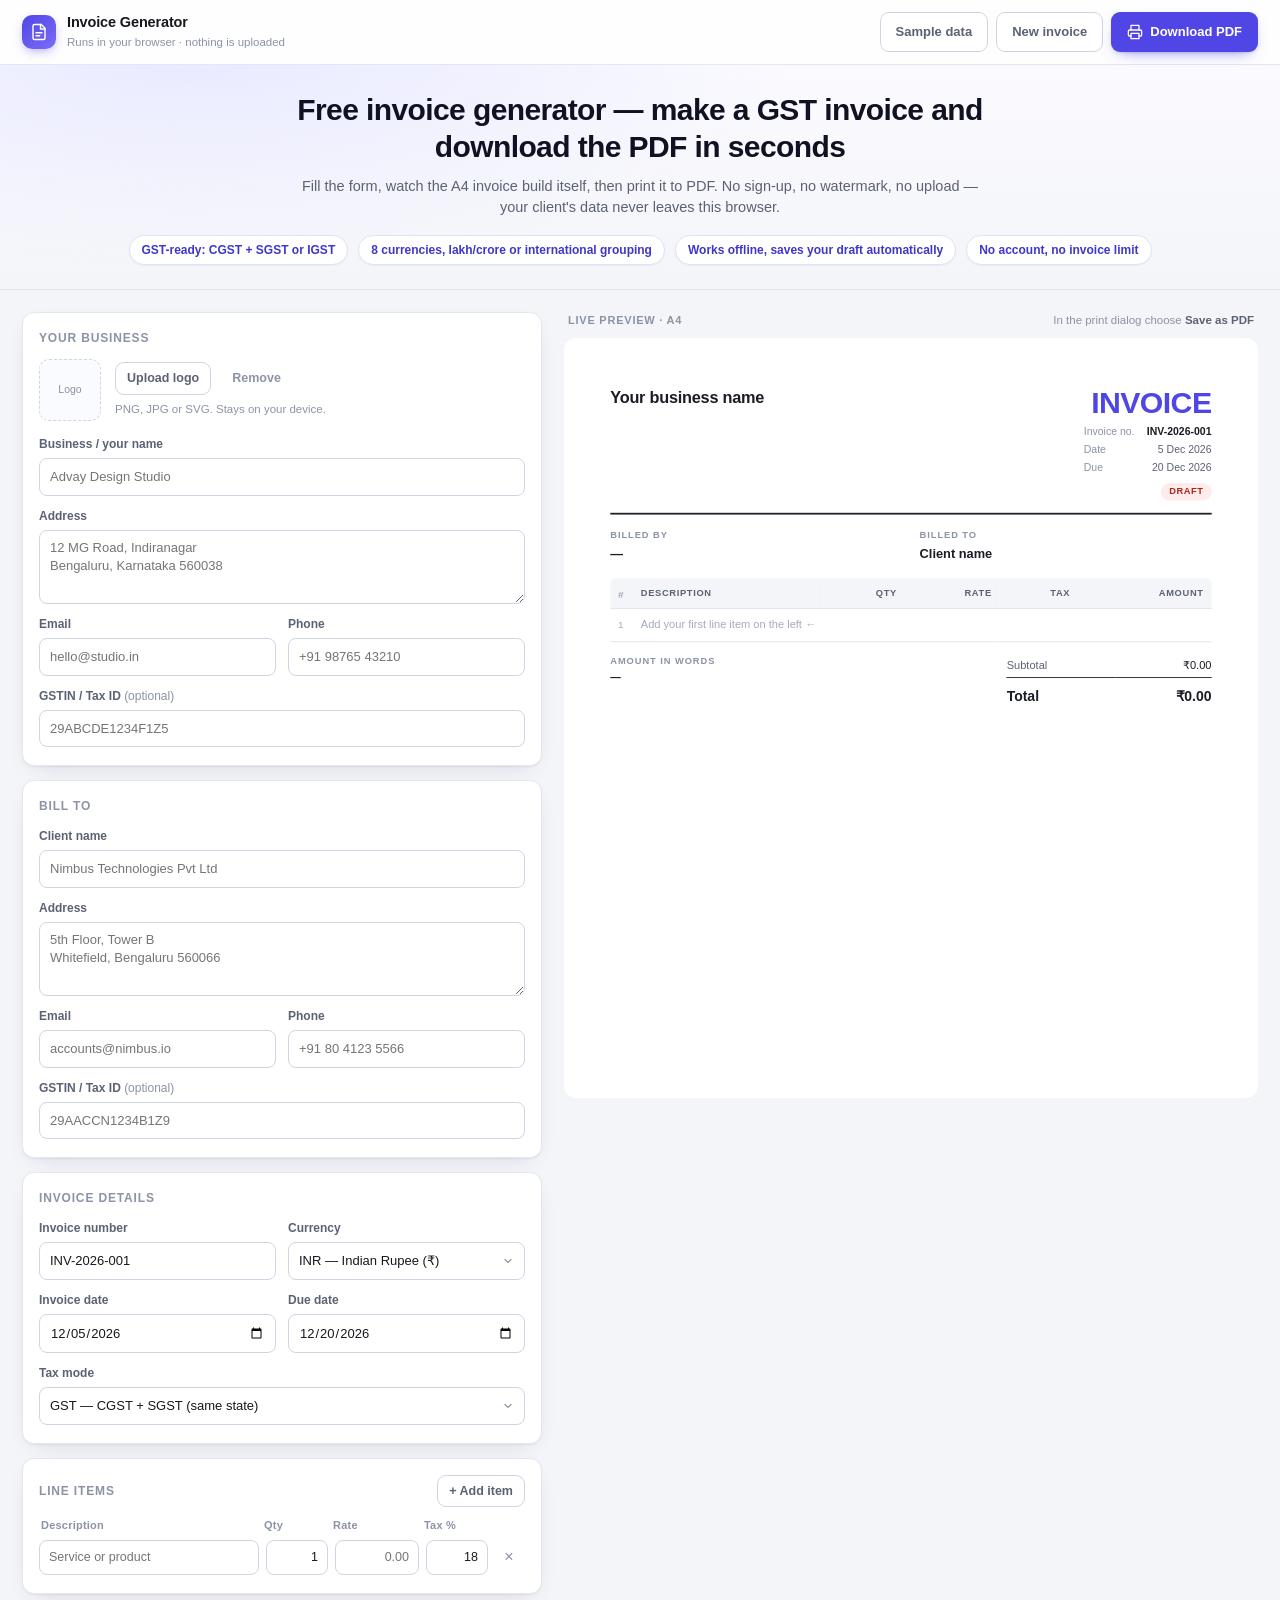
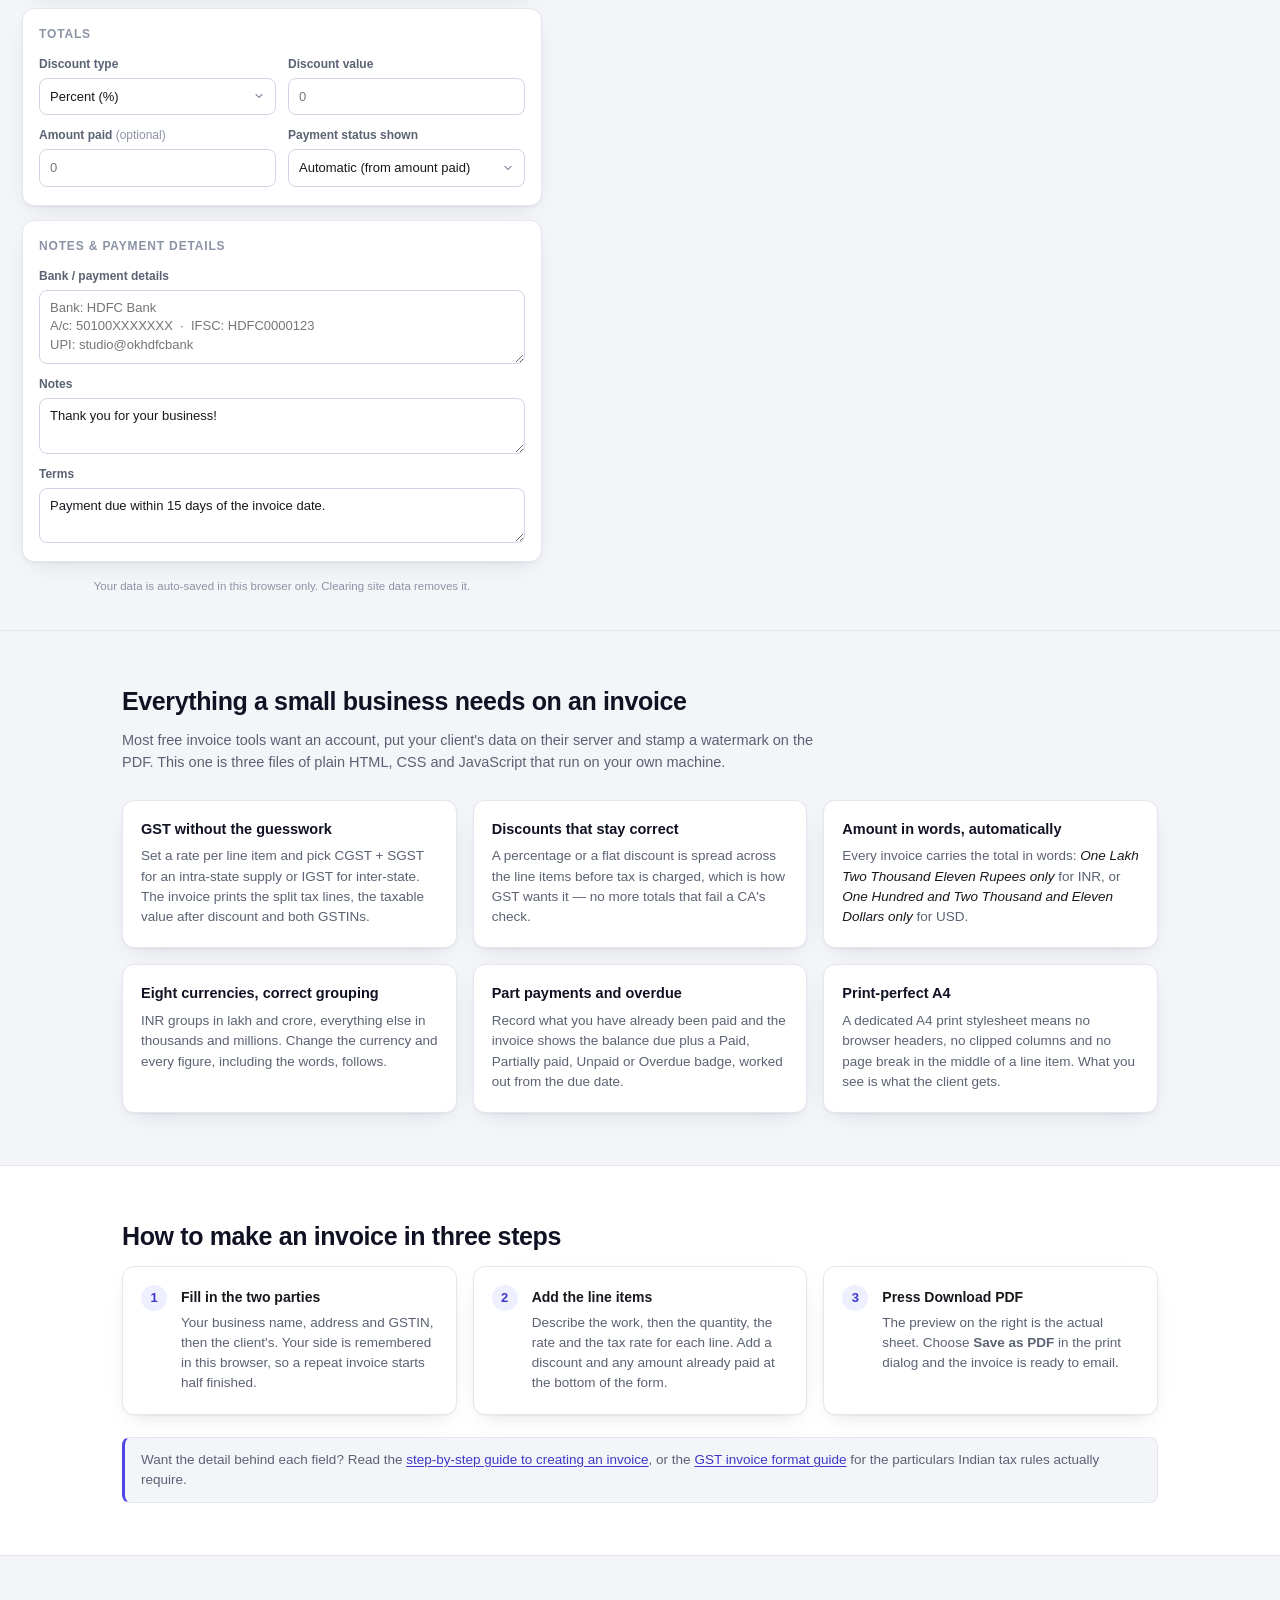
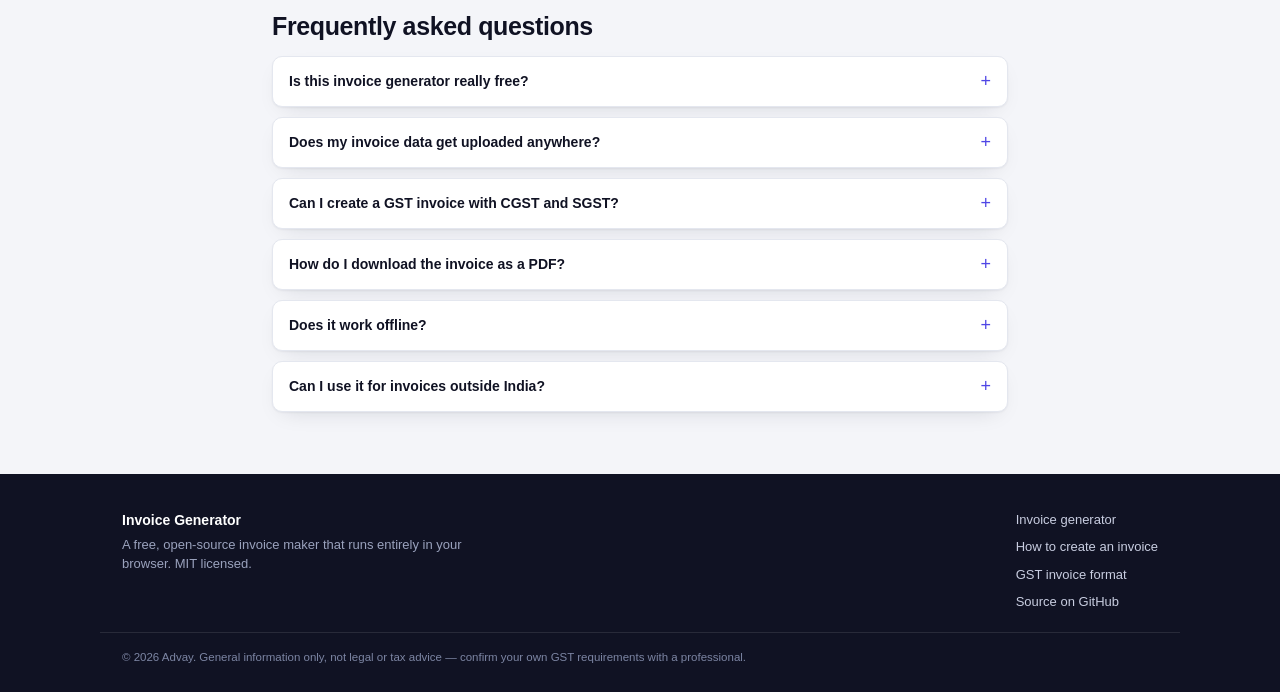
<file: index.html>
<!DOCTYPE html>
<html lang="en">
<head>
<meta charset="utf-8">
<meta name="viewport" content="width=device-width, initial-scale=1">
<title>Free Invoice Generator — Create &amp; Download a GST Invoice PDF</title>
<meta name="description" content="Free invoice generator for India and beyond. Build a GST invoice with CGST/SGST or IGST and download a print-perfect A4 PDF. No sign-up, no watermark.">
<link rel="canonical" href="https://theadvay.github.io/invoice-generator/">
<meta name="robots" content="index, follow, max-image-preview:large, max-snippet:-1">
<meta name="author" content="Advay">
<meta name="theme-color" content="#4f46e5">

<meta property="og:type" content="website">
<meta property="og:site_name" content="Invoice Generator">
<meta property="og:locale" content="en_IN">
<meta property="og:url" content="https://theadvay.github.io/invoice-generator/">
<meta property="og:title" content="Free Invoice Generator — create a GST invoice PDF in seconds">
<meta property="og:description" content="GST-ready invoice maker that runs entirely in your browser. CGST/SGST or IGST, 8 currencies, amount in words, instant A4 PDF. Free, no sign-up, no watermark.">
<meta property="og:image" content="https://theadvay.github.io/invoice-generator/assets/og-image.png">
<meta property="og:image:type" content="image/png">
<meta property="og:image:width" content="1200">
<meta property="og:image:height" content="630">
<meta property="og:image:alt" content="The Invoice Generator editor next to a finished A4 GST invoice">

<meta name="twitter:card" content="summary_large_image">
<meta name="twitter:title" content="Free Invoice Generator — create a GST invoice PDF in seconds">
<meta name="twitter:description" content="GST-ready invoice maker that runs entirely in your browser. Free, no sign-up, no watermark.">
<meta name="twitter:image" content="https://theadvay.github.io/invoice-generator/assets/og-image.png">

<script type="application/ld+json">
{
  "@context": "https://schema.org",
  "@graph": [
    {
      "@type": "WebSite",
      "@id": "https://theadvay.github.io/invoice-generator/#website",
      "url": "https://theadvay.github.io/invoice-generator/",
      "name": "Invoice Generator",
      "inLanguage": "en"
    },
    {
      "@type": "SoftwareApplication",
      "@id": "https://theadvay.github.io/invoice-generator/#app",
      "name": "Invoice Generator",
      "url": "https://theadvay.github.io/invoice-generator/",
      "description": "A free browser-based invoice generator that creates GST-ready invoices (CGST/SGST or IGST) and downloads them as a print-perfect A4 PDF. No sign-up, no server, no watermark.",
      "applicationCategory": "BusinessApplication",
      "applicationSubCategory": "Invoicing",
      "operatingSystem": "Any device with a modern web browser",
      "browserRequirements": "Requires JavaScript",
      "inLanguage": "en",
      "isAccessibleForFree": true,
      "offers": { "@type": "Offer", "price": "0", "priceCurrency": "INR" },
      "featureList": [
        "GST invoices with CGST + SGST or IGST breakdown",
        "Per-item tax rates and GSTIN fields for both parties",
        "Discounts as a percentage or a flat amount",
        "Amount in words in Indian or international numbering",
        "Eight currencies including INR, USD, EUR and GBP",
        "Logo upload and automatic draft saving",
        "A4 PDF export through the browser print dialog",
        "Works offline with no data leaving the device"
      ],
      "license": "https://github.com/theadvay/invoice-generator/blob/main/LICENSE",
      "isPartOf": { "@id": "https://theadvay.github.io/invoice-generator/#website" }
    },
    {
      "@type": "FAQPage",
      "@id": "https://theadvay.github.io/invoice-generator/#faq",
      "mainEntity": [
        {
          "@type": "Question",
          "name": "Is this invoice generator really free?",
          "acceptedAnswer": { "@type": "Answer", "text": "Yes. It is free with no account, no invoice limit and no watermark. The source code is open under the MIT licence, so there is no paid tier waiting behind the button." }
        },
        {
          "@type": "Question",
          "name": "Does my invoice data get uploaded anywhere?",
          "acceptedAnswer": { "@type": "Answer", "text": "No. Every calculation and the PDF generation happen inside your browser. There is no backend, no analytics and no third-party script, so client names, addresses and amounts never leave your device. Your draft is stored only in your own browser's local storage." }
        },
        {
          "@type": "Question",
          "name": "Can I create a GST invoice with CGST and SGST?",
          "acceptedAnswer": { "@type": "Answer", "text": "Yes. Choose the CGST + SGST tax mode for an intra-state supply or IGST for an inter-state supply, set a tax rate on each line item, and add GSTINs for both parties. The invoice shows the split tax lines and the taxable value after discount." }
        },
        {
          "@type": "Question",
          "name": "How do I download the invoice as a PDF?",
          "acceptedAnswer": { "@type": "Answer", "text": "Press Download PDF and pick Save as PDF as the destination in your browser's print dialog. The page is already laid out as a single A4 sheet with no browser headers or footers, so what you see is what prints." }
        },
        {
          "@type": "Question",
          "name": "Does it work offline?",
          "acceptedAnswer": { "@type": "Answer", "text": "Yes. The page loads no fonts, scripts or images from the internet, so once it is open it keeps working without a connection. You can also save the page to your device and open it later." }
        },
        {
          "@type": "Question",
          "name": "Can I use it for invoices outside India?",
          "acceptedAnswer": { "@type": "Answer", "text": "Yes. Choose one of eight currencies and set the tax mode to no tax or a single tax line. Amounts are grouped in the lakh/crore style for INR and in the international style for other currencies." }
        }
      ]
    }
  ]
}
</script>
<link rel="icon" type="image/svg+xml" href="assets/favicon.svg">
<link rel="icon" type="image/png" sizes="192x192" href="assets/icon-192.png">
<link rel="apple-touch-icon" href="assets/apple-touch-icon.png">
<link rel="manifest" href="manifest.webmanifest">
<link rel="stylesheet" href="style.css">
</head>
<body>

<a class="skip-link" href="#app">Skip to the invoice generator</a>

<header class="app-header">
  <div class="brand">
    <span class="brand-mark" aria-hidden="true">
      <svg viewBox="0 0 24 24" width="18" height="18" fill="none" stroke="currentColor" stroke-width="1.9" stroke-linecap="round" stroke-linejoin="round">
        <path d="M6 2h9l5 5v13a2 2 0 0 1-2 2H6a2 2 0 0 1-2-2V4a2 2 0 0 1 2-2z"/>
        <path d="M14 2v6h6M8 13h8M8 17h5"/>
      </svg>
    </span>
    <div class="brand-text">
      <strong>Invoice Generator</strong>
      <span>Runs in your browser · nothing is uploaded</span>
    </div>
  </div>
  <div class="header-actions">
    <button type="button" class="btn btn-ghost" id="btn-sample">Sample data</button>
    <button type="button" class="btn btn-ghost" id="btn-reset">New invoice</button>
    <button type="button" class="btn btn-primary" id="btn-print">
      <svg viewBox="0 0 24 24" width="16" height="16" fill="none" stroke="currentColor" stroke-width="1.9" stroke-linecap="round" stroke-linejoin="round"><path d="M6 9V2h12v7"/><path d="M6 18H4a2 2 0 0 1-2-2v-5a2 2 0 0 1 2-2h16a2 2 0 0 1 2 2v5a2 2 0 0 1-2 2h-2"/><path d="M6 14h12v8H6z"/></svg>
      Download PDF
    </button>
  </div>
</header>

<section class="hero" aria-labelledby="hero-title">
  <div class="wrap">
    <h1 id="hero-title">Free invoice generator — make a GST invoice and download the PDF in seconds</h1>
    <p class="hero-sub">Fill the form, watch the A4 invoice build itself, then print it to PDF. No sign-up, no watermark, no upload — your client's data never leaves this browser.</p>
    <ul class="hero-points">
      <li>GST-ready: CGST + SGST or IGST</li>
      <li>8 currencies, lakh/crore or international grouping</li>
      <li>Works offline, saves your draft automatically</li>
      <li>No account, no invoice limit</li>
    </ul>
  </div>
</section>

<main class="app" id="app">

  <!-- ============ EDITOR ============ -->
  <section class="editor" aria-label="Invoice details">

    <div class="card">
      <h2 class="card-title">Your business</h2>
      <div class="logo-row">
        <div class="logo-preview" id="logo-preview"><span>Logo</span></div>
        <div class="logo-actions">
          <label class="btn btn-ghost btn-sm" for="logo-input">Upload logo</label>
          <input type="file" id="logo-input" accept="image/*" hidden>
          <button type="button" class="btn btn-link btn-sm" id="logo-remove">Remove</button>
          <p class="hint">PNG, JPG or SVG. Stays on your device.</p>
        </div>
      </div>
      <div class="grid">
        <label class="field span-2">
          <span>Business / your name</span>
          <input type="text" data-bind="business.name" placeholder="Advay Design Studio">
        </label>
        <label class="field span-2">
          <span>Address</span>
          <textarea data-bind="business.address" rows="3" placeholder="12 MG Road, Indiranagar&#10;Bengaluru, Karnataka 560038"></textarea>
        </label>
        <label class="field">
          <span>Email</span>
          <input type="email" data-bind="business.email" placeholder="hello@studio.in">
        </label>
        <label class="field">
          <span>Phone</span>
          <input type="text" data-bind="business.phone" placeholder="+91 98765 43210">
        </label>
        <label class="field span-2">
          <span>GSTIN / Tax ID <em>(optional)</em></span>
          <input type="text" data-bind="business.taxid" placeholder="29ABCDE1234F1Z5">
        </label>
      </div>
    </div>

    <div class="card">
      <h2 class="card-title">Bill to</h2>
      <div class="grid">
        <label class="field span-2">
          <span>Client name</span>
          <input type="text" data-bind="client.name" placeholder="Nimbus Technologies Pvt Ltd">
        </label>
        <label class="field span-2">
          <span>Address</span>
          <textarea data-bind="client.address" rows="3" placeholder="5th Floor, Tower B&#10;Whitefield, Bengaluru 560066"></textarea>
        </label>
        <label class="field">
          <span>Email</span>
          <input type="email" data-bind="client.email" placeholder="accounts@nimbus.io">
        </label>
        <label class="field">
          <span>Phone</span>
          <input type="text" data-bind="client.phone" placeholder="+91 80 4123 5566">
        </label>
        <label class="field span-2">
          <span>GSTIN / Tax ID <em>(optional)</em></span>
          <input type="text" data-bind="client.taxid" placeholder="29AACCN1234B1Z9">
        </label>
      </div>
    </div>

    <div class="card">
      <h2 class="card-title">Invoice details</h2>
      <div class="grid">
        <label class="field">
          <span>Invoice number</span>
          <input type="text" data-bind="meta.number" placeholder="INV-2026-001">
        </label>
        <label class="field">
          <span>Currency</span>
          <select data-bind="meta.currency">
            <option value="INR">INR — Indian Rupee (₹)</option>
            <option value="USD">USD — US Dollar ($)</option>
            <option value="EUR">EUR — Euro (€)</option>
            <option value="GBP">GBP — Pound (£)</option>
            <option value="AED">AED — UAE Dirham (د.إ)</option>
            <option value="SGD">SGD — Singapore Dollar (S$)</option>
            <option value="AUD">AUD — Australian Dollar (A$)</option>
            <option value="CAD">CAD — Canadian Dollar (C$)</option>
          </select>
        </label>
        <label class="field">
          <span>Invoice date</span>
          <input type="date" data-bind="meta.date">
        </label>
        <label class="field">
          <span>Due date</span>
          <input type="date" data-bind="meta.due">
        </label>
        <label class="field span-2">
          <span>Tax mode</span>
          <select data-bind="meta.taxmode">
            <option value="none">No tax / single tax line</option>
            <option value="cgst_sgst">GST — CGST + SGST (same state)</option>
            <option value="igst">GST — IGST (inter-state)</option>
          </select>
        </label>
      </div>
    </div>

    <div class="card">
      <div class="card-head">
        <h2 class="card-title">Line items</h2>
        <button type="button" class="btn btn-ghost btn-sm" id="btn-add-item">+ Add item</button>
      </div>
      <div class="items-head" aria-hidden="true">
        <span>Description</span><span>Qty</span><span>Rate</span><span>Tax %</span><span></span>
      </div>
      <div id="items-editor" class="items-editor"></div>
    </div>

    <div class="card">
      <h2 class="card-title">Totals</h2>
      <div class="grid">
        <label class="field">
          <span>Discount type</span>
          <select data-bind="discount.type">
            <option value="percent">Percent (%)</option>
            <option value="flat">Flat amount</option>
          </select>
        </label>
        <label class="field">
          <span>Discount value</span>
          <input type="text" inputmode="decimal" data-bind="discount.value" placeholder="0">
        </label>
        <label class="field">
          <span>Amount paid <em>(optional)</em></span>
          <input type="text" inputmode="decimal" data-bind="meta.paid" placeholder="0">
        </label>
        <label class="field">
          <span>Payment status shown</span>
          <select data-bind="meta.status">
            <option value="auto">Automatic (from amount paid)</option>
            <option value="unpaid">Unpaid</option>
            <option value="partial">Partially paid</option>
            <option value="paid">Paid</option>
          </select>
        </label>
      </div>
    </div>

    <div class="card">
      <h2 class="card-title">Notes &amp; payment details</h2>
      <div class="grid">
        <label class="field span-2">
          <span>Bank / payment details</span>
          <textarea data-bind="meta.bank" rows="3" placeholder="Bank: HDFC Bank&#10;A/c: 50100XXXXXXX  ·  IFSC: HDFC0000123&#10;UPI: studio@okhdfcbank"></textarea>
        </label>
        <label class="field span-2">
          <span>Notes</span>
          <textarea data-bind="meta.notes" rows="2" placeholder="Thank you for your business!"></textarea>
        </label>
        <label class="field span-2">
          <span>Terms</span>
          <textarea data-bind="meta.terms" rows="2" placeholder="Payment due within 15 days. Late payments attract 1.5% monthly interest."></textarea>
        </label>
      </div>
    </div>

    <p class="save-note">Your data is auto-saved in this browser only. Clearing site data removes it.</p>
  </section>

  <!-- ============ PREVIEW ============ -->
  <section class="preview" aria-label="Invoice preview">
    <div class="preview-bar">
      <span class="preview-label">Live preview · A4</span>
      <span class="preview-hint">In the print dialog choose <strong>Save as PDF</strong></span>
    </div>
    <div class="preview-scroll">
      <div class="preview-inner" id="preview-inner">
        <div class="sheet" id="sheet"></div>
      </div>
    </div>
  </section>

</main>

<section class="content" id="features">
  <div class="wrap">
    <h2>Everything a small business needs on an invoice</h2>
    <p class="lede">Most free invoice tools want an account, put your client's data on their server and stamp a watermark on the PDF. This one is three files of plain HTML, CSS and JavaScript that run on your own machine.</p>

    <div class="feature-grid">
      <article class="feature">
        <h3>GST without the guesswork</h3>
        <p>Set a rate per line item and pick CGST + SGST for an intra-state supply or IGST for inter-state. The invoice prints the split tax lines, the taxable value after discount and both GSTINs.</p>
      </article>
      <article class="feature">
        <h3>Discounts that stay correct</h3>
        <p>A percentage or a flat discount is spread across the line items before tax is charged, which is how GST wants it — no more totals that fail a CA's check.</p>
      </article>
      <article class="feature">
        <h3>Amount in words, automatically</h3>
        <p>Every invoice carries the total in words: <em>One Lakh Two Thousand Eleven Rupees only</em> for INR, or <em>One Hundred and Two Thousand and Eleven Dollars only</em> for USD.</p>
      </article>
      <article class="feature">
        <h3>Eight currencies, correct grouping</h3>
        <p>INR groups in lakh and crore, everything else in thousands and millions. Change the currency and every figure, including the words, follows.</p>
      </article>
      <article class="feature">
        <h3>Part payments and overdue</h3>
        <p>Record what you have already been paid and the invoice shows the balance due plus a Paid, Partially paid, Unpaid or Overdue badge, worked out from the due date.</p>
      </article>
      <article class="feature">
        <h3>Print-perfect A4</h3>
        <p>A dedicated A4 print stylesheet means no browser headers, no clipped columns and no page break in the middle of a line item. What you see is what the client gets.</p>
      </article>
    </div>
  </div>
</section>

<section class="content alt" id="how-it-works">
  <div class="wrap">
    <h2>How to make an invoice in three steps</h2>
    <ol class="steps">
      <li>
        <h3>Fill in the two parties</h3>
        <p>Your business name, address and GSTIN, then the client's. Your side is remembered in this browser, so a repeat invoice starts half finished.</p>
      </li>
      <li>
        <h3>Add the line items</h3>
        <p>Describe the work, then the quantity, the rate and the tax rate for each line. Add a discount and any amount already paid at the bottom of the form.</p>
      </li>
      <li>
        <h3>Press Download PDF</h3>
        <p>The preview on the right is the actual sheet. Choose <strong>Save as PDF</strong> in the print dialog and the invoice is ready to email.</p>
      </li>
    </ol>
    <p class="content-link">Want the detail behind each field? Read the <a href="how-to-create-an-invoice.html">step-by-step guide to creating an invoice</a>, or the <a href="gst-invoice-format-guide.html">GST invoice format guide</a> for the particulars Indian tax rules actually require.</p>
  </div>
</section>

<section class="content" id="faq">
  <div class="wrap narrow">
    <h2>Frequently asked questions</h2>

    <details>
      <summary>Is this invoice generator really free?</summary>
      <p>Yes. There is no account, no invoice limit and no watermark. The source is open under the MIT licence, so there is no paid tier hidden behind the download button.</p>
    </details>

    <details>
      <summary>Does my invoice data get uploaded anywhere?</summary>
      <p>No. Every calculation and the PDF generation happen inside your browser. There is no backend, no analytics and no third-party script, so client names, addresses and amounts never leave your device. Your draft is stored only in your own browser's local storage.</p>
    </details>

    <details>
      <summary>Can I create a GST invoice with CGST and SGST?</summary>
      <p>Yes. Choose the CGST + SGST tax mode for an intra-state supply or IGST for an inter-state supply, set a tax rate on each line item, and add GSTINs for both parties. The invoice shows the split tax lines and the taxable value after discount.</p>
    </details>

    <details>
      <summary>How do I download the invoice as a PDF?</summary>
      <p>Press <strong>Download PDF</strong> and pick <strong>Save as PDF</strong> as the destination in your browser's print dialog. The page is already laid out as a single A4 sheet with no browser headers or footers, so what you see is what prints.</p>
    </details>

    <details>
      <summary>Does it work offline?</summary>
      <p>Yes. The page loads no fonts, scripts or images from the internet, so once it is open it keeps working without a connection. You can also save the page to your device and open it later.</p>
    </details>

    <details>
      <summary>Can I use it for invoices outside India?</summary>
      <p>Yes. Choose one of eight currencies and set the tax mode to no tax or a single tax line. Amounts are grouped in the lakh/crore style for INR and in the international style for other currencies.</p>
    </details>
  </div>
</section>

<footer class="site-footer">
  <div class="wrap footer-inner">
    <div class="footer-brand">
      <strong>Invoice Generator</strong>
      <p>A free, open-source invoice maker that runs entirely in your browser. MIT licensed.</p>
    </div>
    <nav class="footer-nav" aria-label="Footer">
      <a href="./">Invoice generator</a>
      <a href="how-to-create-an-invoice.html">How to create an invoice</a>
      <a href="gst-invoice-format-guide.html">GST invoice format</a>
      <a href="https://github.com/theadvay/invoice-generator">Source on GitHub</a>
    </nav>
  </div>
  <div class="wrap">
    <p class="footer-legal">© 2026 Advay. General information only, not legal or tax advice — confirm your own GST requirements with a professional.</p>
  </div>
</footer>

<script src="app.js" defer></script>
</body>
</html>
</file>
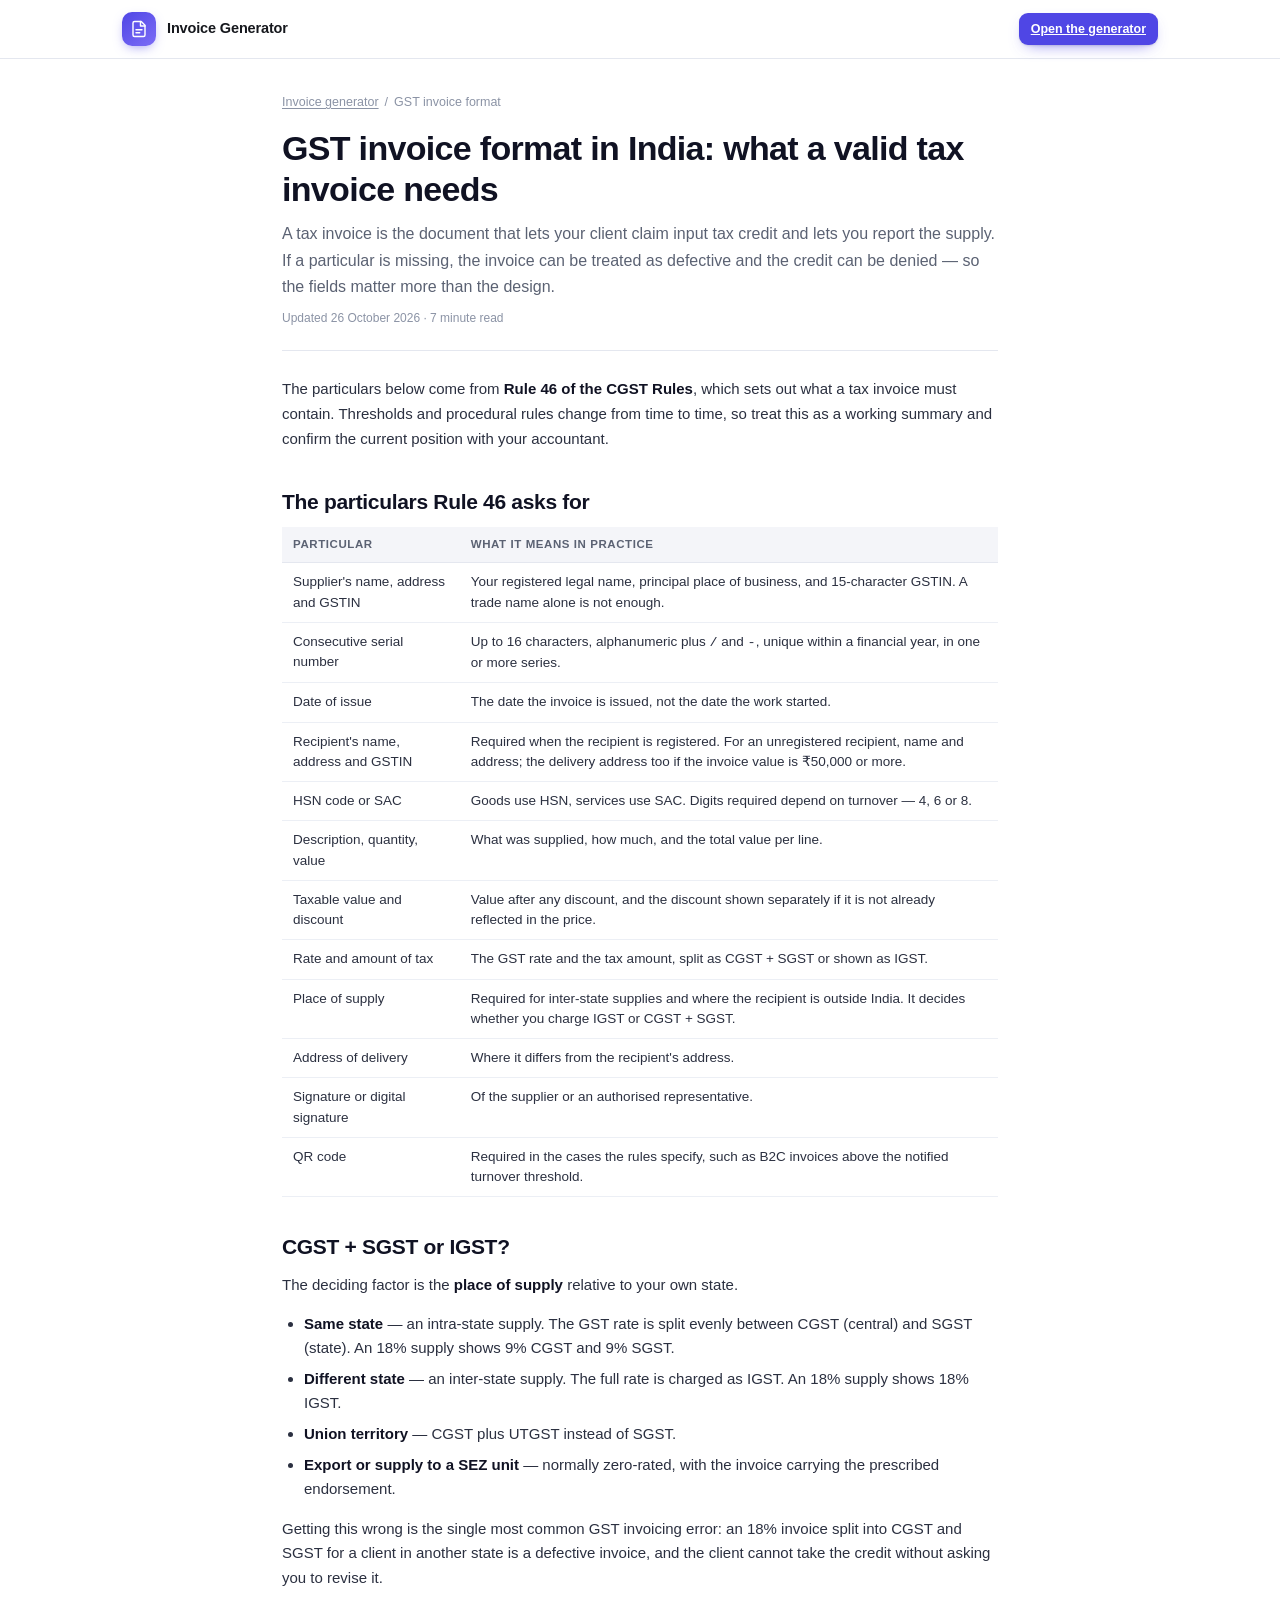
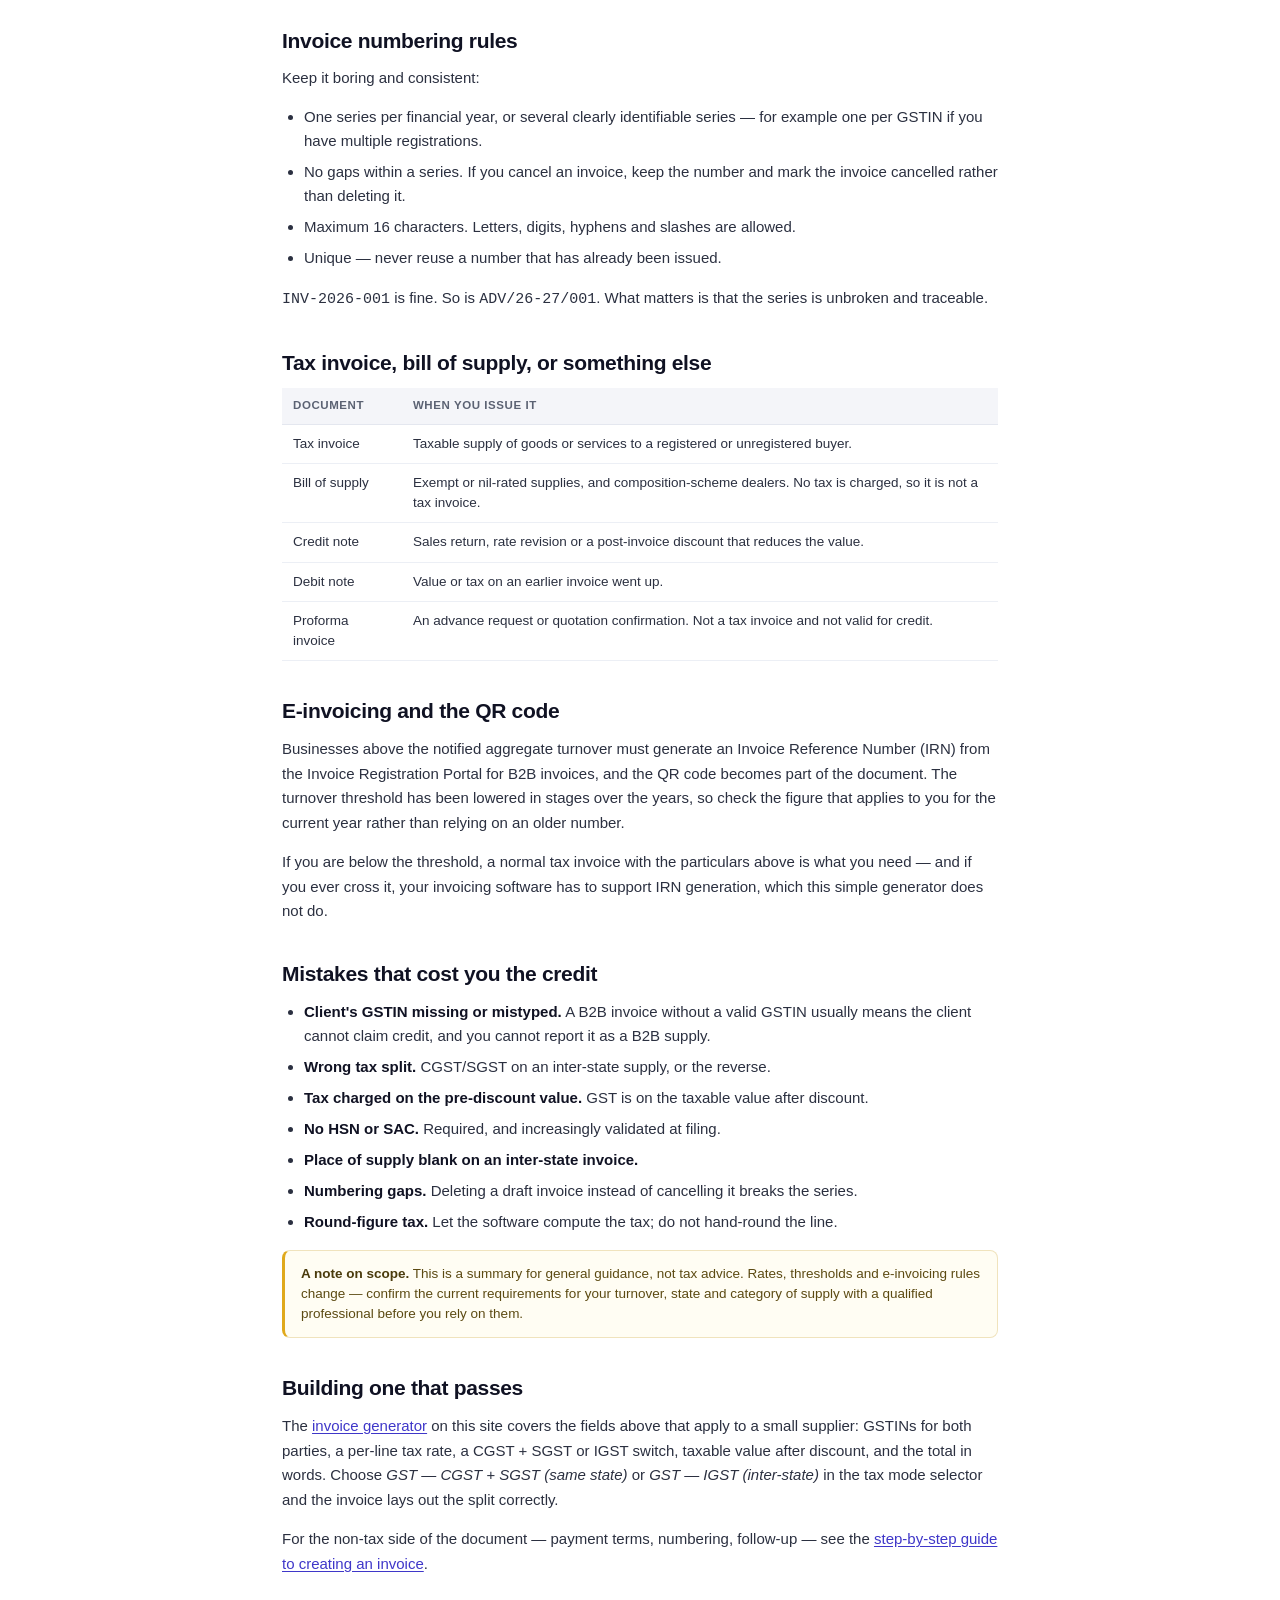
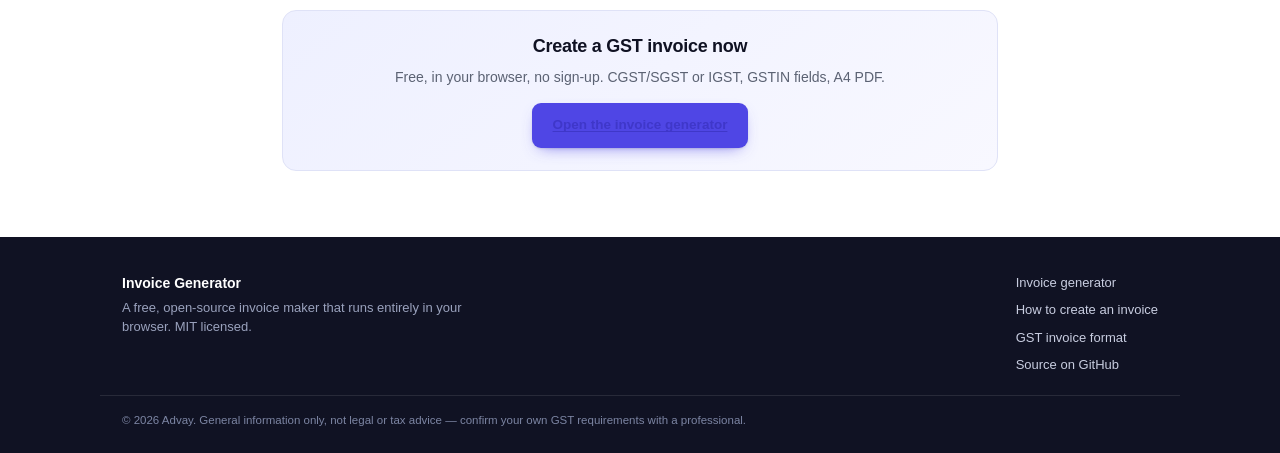
<file: gst-invoice-format-guide.html>
<!DOCTYPE html>
<html lang="en">
<head>
<meta charset="utf-8">
<meta name="viewport" content="width=device-width, initial-scale=1">
<title>GST Invoice Format in India: Fields a Valid Tax Invoice Needs</title>
<meta name="description" content="What a GST tax invoice must contain under Rule 46: invoice numbering, GSTIN, HSN or SAC, place of supply, CGST/SGST vs IGST, and common mistakes.">
<link rel="canonical" href="https://theadvay.github.io/invoice-generator/gst-invoice-format-guide.html">
<meta name="robots" content="index, follow, max-image-preview:large">
<meta name="author" content="Advay">
<meta name="theme-color" content="#4f46e5">
<meta property="og:type" content="article">
<meta property="og:site_name" content="Invoice Generator">
<meta property="og:title" content="GST invoice format in India: the fields a valid tax invoice needs">
<meta property="og:description" content="Rule 46 particulars explained — numbering, GSTIN, HSN/SAC, place of supply, CGST/SGST vs IGST, and common mistakes.">
<meta property="og:url" content="https://theadvay.github.io/invoice-generator/gst-invoice-format-guide.html">
<meta property="og:image" content="https://theadvay.github.io/invoice-generator/assets/og-image.png">
<meta name="twitter:card" content="summary_large_image">
<link rel="icon" type="image/svg+xml" href="assets/favicon.svg">
<link rel="icon" type="image/png" sizes="192x192" href="assets/icon-192.png">
<link rel="apple-touch-icon" href="assets/apple-touch-icon.png">
<link rel="stylesheet" href="style.css">
<script type="application/ld+json">
{
  "@context": "https://schema.org",
  "@graph": [
    {
      "@type": "Article",
      "headline": "GST invoice format in India: the fields a valid tax invoice needs",
      "description": "What a GST tax invoice must contain under Rule 46 of the CGST Rules, including invoice numbering, GSTIN, HSN or SAC codes, place of supply and the CGST/SGST versus IGST split.",
      "inLanguage": "en",
      "author": { "@type": "Person", "name": "Advay" },
      "publisher": { "@type": "Organization", "name": "Invoice Generator" },
      "mainEntityOfPage": "https://theadvay.github.io/invoice-generator/gst-invoice-format-guide.html",
      "datePublished": "2026-10-26",
      "dateModified": "2026-10-26"
    },
    {
      "@type": "BreadcrumbList",
      "itemListElement": [
        { "@type": "ListItem", "position": 1, "name": "Invoice generator", "item": "https://theadvay.github.io/invoice-generator/" },
        { "@type": "ListItem", "position": 2, "name": "GST invoice format", "item": "https://theadvay.github.io/invoice-generator/gst-invoice-format-guide.html" }
      ]
    }
  ]
}
</script>
</head>
<body>

<header class="doc-header">
  <div class="wrap">
    <a class="brand" href="./">
      <span class="brand-mark" aria-hidden="true">
        <svg viewBox="0 0 24 24" width="18" height="18" fill="none" stroke="currentColor" stroke-width="1.9" stroke-linecap="round" stroke-linejoin="round">
          <path d="M6 2h9l5 5v13a2 2 0 0 1-2 2H6a2 2 0 0 1-2-2V4a2 2 0 0 1 2-2z"/>
          <path d="M14 2v6h6M8 13h8M8 17h5"/>
        </svg>
      </span>
      <span class="brand-text"><strong>Invoice Generator</strong></span>
    </a>
    <a class="btn btn-primary btn-sm" href="./">Open the generator</a>
  </div>
</header>

<main class="doc">
  <article>
    <nav class="breadcrumb" aria-label="Breadcrumb">
      <a href="./">Invoice generator</a><span>/</span>GST invoice format
    </nav>

    <h1>GST invoice format in India: what a valid tax invoice needs</h1>
    <p class="standfirst">A tax invoice is the document that lets your client claim input tax credit and lets you report the supply. If a particular is missing, the invoice can be treated as defective and the credit can be denied — so the fields matter more than the design.</p>
    <p class="byline">Updated 26 October 2026 · 7 minute read</p>

    <p>The particulars below come from <strong>Rule 46 of the CGST Rules</strong>, which sets out what a tax invoice must contain. Thresholds and procedural rules change from time to time, so treat this as a working summary and confirm the current position with your accountant.</p>

    <h2>The particulars Rule 46 asks for</h2>
    <div class="table-wrap">
      <table>
        <thead>
          <tr><th>Particular</th><th>What it means in practice</th></tr>
        </thead>
        <tbody>
          <tr><td>Supplier's name, address and GSTIN</td><td>Your registered legal name, principal place of business, and 15-character GSTIN. A trade name alone is not enough.</td></tr>
          <tr><td>Consecutive serial number</td><td>Up to 16 characters, alphanumeric plus <code>/</code> and <code>-</code>, unique within a financial year, in one or more series.</td></tr>
          <tr><td>Date of issue</td><td>The date the invoice is issued, not the date the work started.</td></tr>
          <tr><td>Recipient's name, address and GSTIN</td><td>Required when the recipient is registered. For an unregistered recipient, name and address; the delivery address too if the invoice value is ₹50,000 or more.</td></tr>
          <tr><td>HSN code or SAC</td><td>Goods use HSN, services use SAC. Digits required depend on turnover — 4, 6 or 8.</td></tr>
          <tr><td>Description, quantity, value</td><td>What was supplied, how much, and the total value per line.</td></tr>
          <tr><td>Taxable value and discount</td><td>Value after any discount, and the discount shown separately if it is not already reflected in the price.</td></tr>
          <tr><td>Rate and amount of tax</td><td>The GST rate and the tax amount, split as CGST + SGST or shown as IGST.</td></tr>
          <tr><td>Place of supply</td><td>Required for inter-state supplies and where the recipient is outside India. It decides whether you charge IGST or CGST + SGST.</td></tr>
          <tr><td>Address of delivery</td><td>Where it differs from the recipient's address.</td></tr>
          <tr><td>Signature or digital signature</td><td>Of the supplier or an authorised representative.</td></tr>
          <tr><td>QR code</td><td>Required in the cases the rules specify, such as B2C invoices above the notified turnover threshold.</td></tr>
        </tbody>
      </table>
    </div>

    <h2>CGST + SGST or IGST?</h2>
    <p>The deciding factor is the <strong>place of supply</strong> relative to your own state.</p>
    <ul>
      <li><strong>Same state</strong> — an intra-state supply. The GST rate is split evenly between CGST (central) and SGST (state). An 18% supply shows 9% CGST and 9% SGST.</li>
      <li><strong>Different state</strong> — an inter-state supply. The full rate is charged as IGST. An 18% supply shows 18% IGST.</li>
      <li><strong>Union territory</strong> — CGST plus UTGST instead of SGST.</li>
      <li><strong>Export or supply to a SEZ unit</strong> — normally zero-rated, with the invoice carrying the prescribed endorsement.</li>
    </ul>
    <p>Getting this wrong is the single most common GST invoicing error: an 18% invoice split into CGST and SGST for a client in another state is a defective invoice, and the client cannot take the credit without asking you to revise it.</p>

    <h2>Invoice numbering rules</h2>
    <p>Keep it boring and consistent:</p>
    <ul>
      <li>One series per financial year, or several clearly identifiable series — for example one per GSTIN if you have multiple registrations.</li>
      <li>No gaps within a series. If you cancel an invoice, keep the number and mark the invoice cancelled rather than deleting it.</li>
      <li>Maximum 16 characters. Letters, digits, hyphens and slashes are allowed.</li>
      <li>Unique — never reuse a number that has already been issued.</li>
    </ul>
    <p><code>INV-2026-001</code> is fine. So is <code>ADV/26-27/001</code>. What matters is that the series is unbroken and traceable.</p>

    <h2>Tax invoice, bill of supply, or something else</h2>
    <div class="table-wrap">
      <table>
        <thead>
          <tr><th>Document</th><th>When you issue it</th></tr>
        </thead>
        <tbody>
          <tr><td>Tax invoice</td><td>Taxable supply of goods or services to a registered or unregistered buyer.</td></tr>
          <tr><td>Bill of supply</td><td>Exempt or nil-rated supplies, and composition-scheme dealers. No tax is charged, so it is not a tax invoice.</td></tr>
          <tr><td>Credit note</td><td>Sales return, rate revision or a post-invoice discount that reduces the value.</td></tr>
          <tr><td>Debit note</td><td>Value or tax on an earlier invoice went up.</td></tr>
          <tr><td>Proforma invoice</td><td>An advance request or quotation confirmation. Not a tax invoice and not valid for credit.</td></tr>
        </tbody>
      </table>
    </div>

    <h2>E-invoicing and the QR code</h2>
    <p>Businesses above the notified aggregate turnover must generate an Invoice Reference Number (IRN) from the Invoice Registration Portal for B2B invoices, and the QR code becomes part of the document. The turnover threshold has been lowered in stages over the years, so check the figure that applies to you for the current year rather than relying on an older number.</p>
    <p>If you are below the threshold, a normal tax invoice with the particulars above is what you need — and if you ever cross it, your invoicing software has to support IRN generation, which this simple generator does not do.</p>

    <h2>Mistakes that cost you the credit</h2>
    <ul>
      <li><strong>Client's GSTIN missing or mistyped.</strong> A B2B invoice without a valid GSTIN usually means the client cannot claim credit, and you cannot report it as a B2B supply.</li>
      <li><strong>Wrong tax split.</strong> CGST/SGST on an inter-state supply, or the reverse.</li>
      <li><strong>Tax charged on the pre-discount value.</strong> GST is on the taxable value after discount.</li>
      <li><strong>No HSN or SAC.</strong> Required, and increasingly validated at filing.</li>
      <li><strong>Place of supply blank on an inter-state invoice.</strong></li>
      <li><strong>Numbering gaps.</strong> Deleting a draft invoice instead of cancelling it breaks the series.</li>
      <li><strong>Round-figure tax.</strong> Let the software compute the tax; do not hand-round the line.</li>
    </ul>

    <div class="note">
      <strong>A note on scope.</strong> This is a summary for general guidance, not tax advice. Rates, thresholds and e-invoicing rules change — confirm the current requirements for your turnover, state and category of supply with a qualified professional before you rely on them.
    </div>

    <h2>Building one that passes</h2>
    <p>The <a href="./">invoice generator</a> on this site covers the fields above that apply to a small supplier: GSTINs for both parties, a per-line tax rate, a CGST + SGST or IGST switch, taxable value after discount, and the total in words. Choose <em>GST — CGST + SGST (same state)</em> or <em>GST — IGST (inter-state)</em> in the tax mode selector and the invoice lays out the split correctly.</p>
    <p>For the non-tax side of the document — payment terms, numbering, follow-up — see the <a href="how-to-create-an-invoice.html">step-by-step guide to creating an invoice</a>.</p>

    <div class="cta">
      <h2>Create a GST invoice now</h2>
      <p>Free, in your browser, no sign-up. CGST/SGST or IGST, GSTIN fields, A4 PDF.</p>
      <a class="btn btn-primary" href="./">Open the invoice generator</a>
    </div>
  </article>
</main>

<footer class="site-footer">
  <div class="wrap footer-inner">
    <div class="footer-brand">
      <strong>Invoice Generator</strong>
      <p>A free, open-source invoice maker that runs entirely in your browser. MIT licensed.</p>
    </div>
    <nav class="footer-nav" aria-label="Footer">
      <a href="./">Invoice generator</a>
      <a href="how-to-create-an-invoice.html">How to create an invoice</a>
      <a href="gst-invoice-format-guide.html">GST invoice format</a>
      <a href="https://github.com/theadvay/invoice-generator">Source on GitHub</a>
    </nav>
  </div>
  <div class="wrap">
    <p class="footer-legal">© 2026 Advay. General information only, not legal or tax advice — confirm your own GST requirements with a professional.</p>
  </div>
</footer>

</body>
</html>
</file>
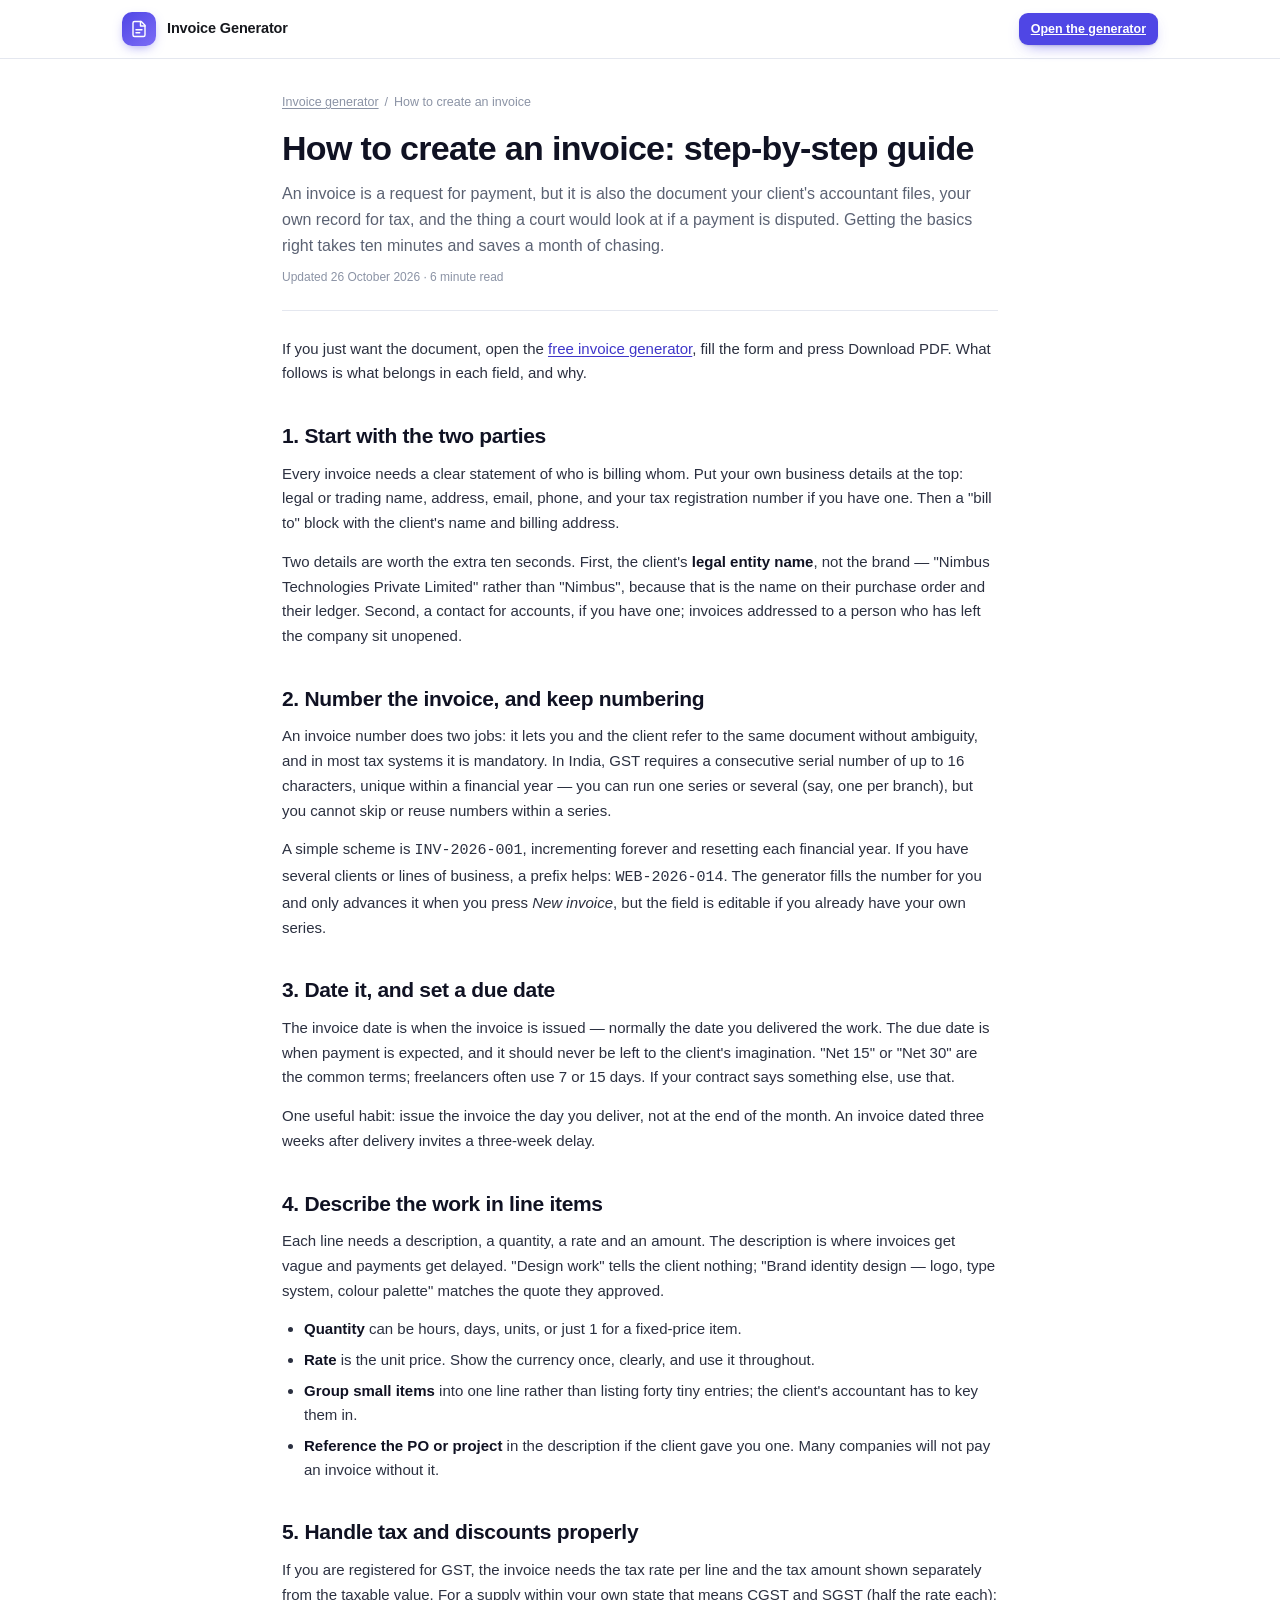
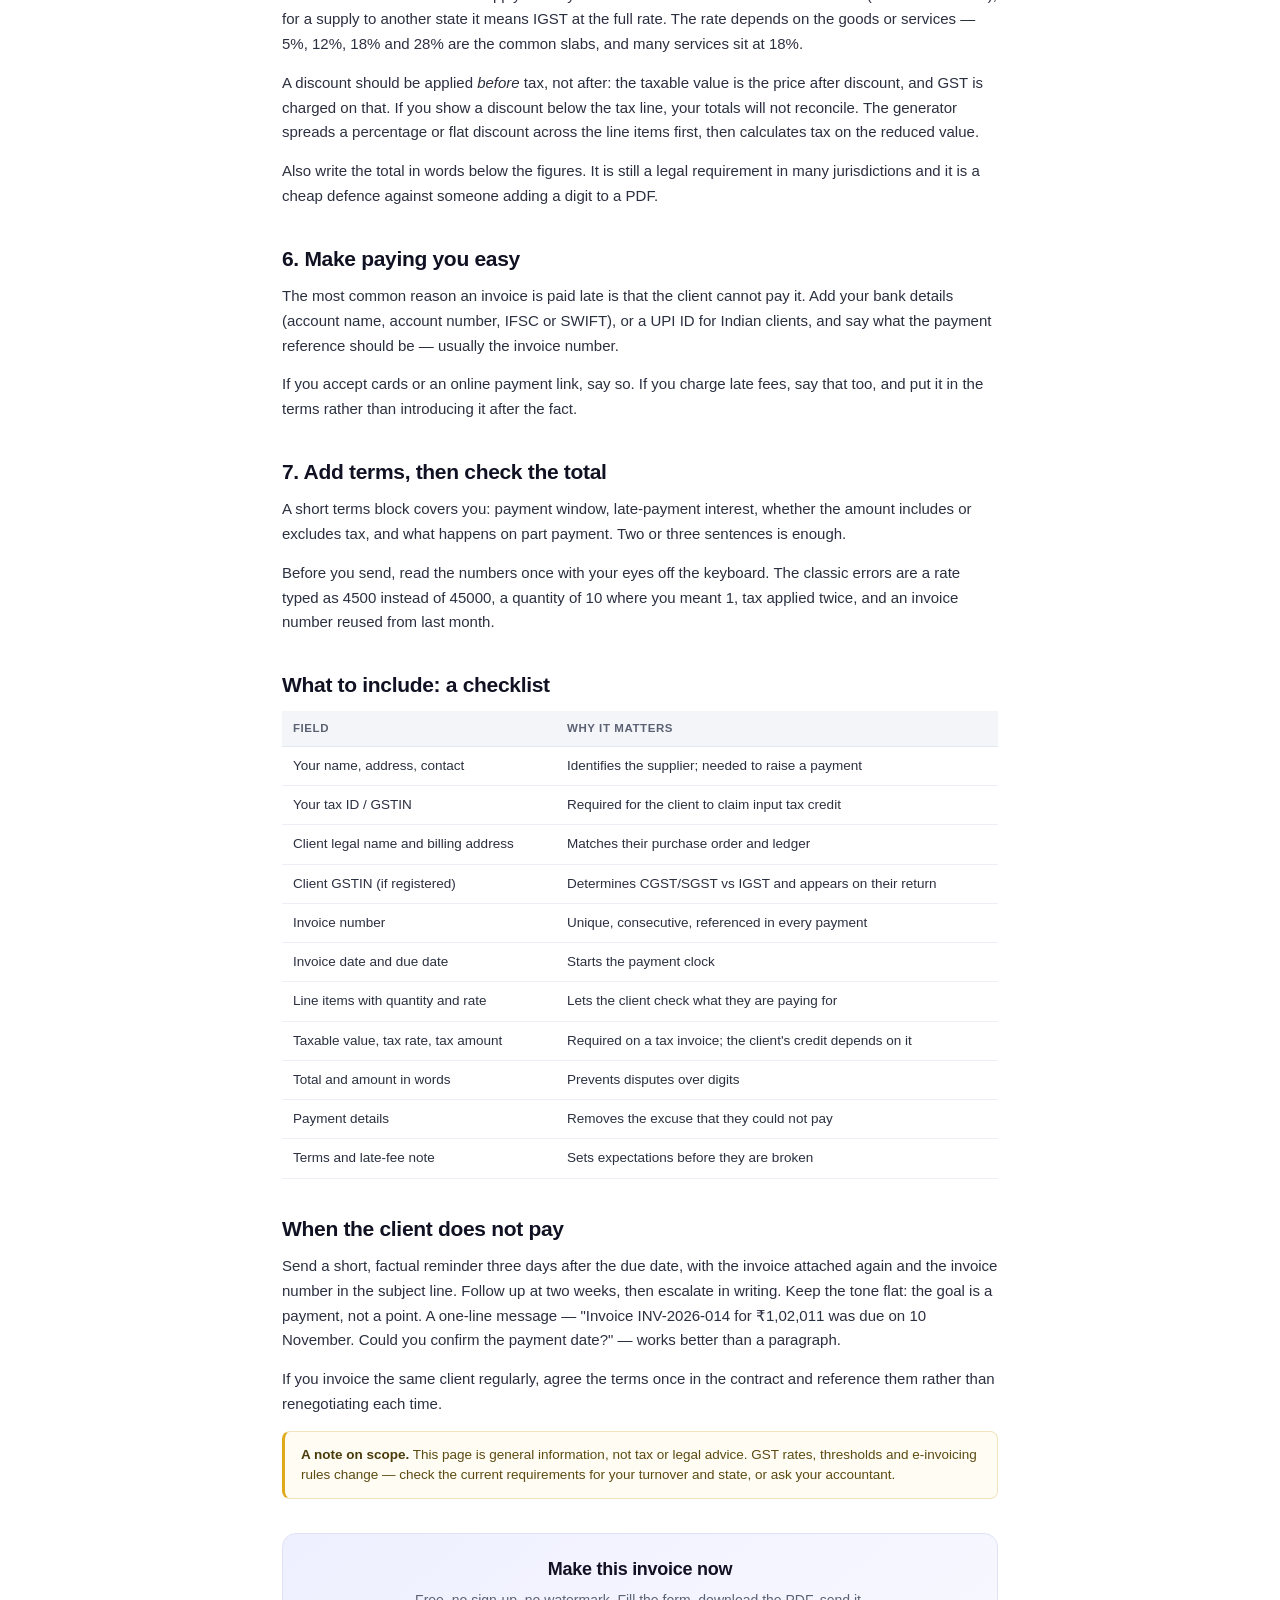
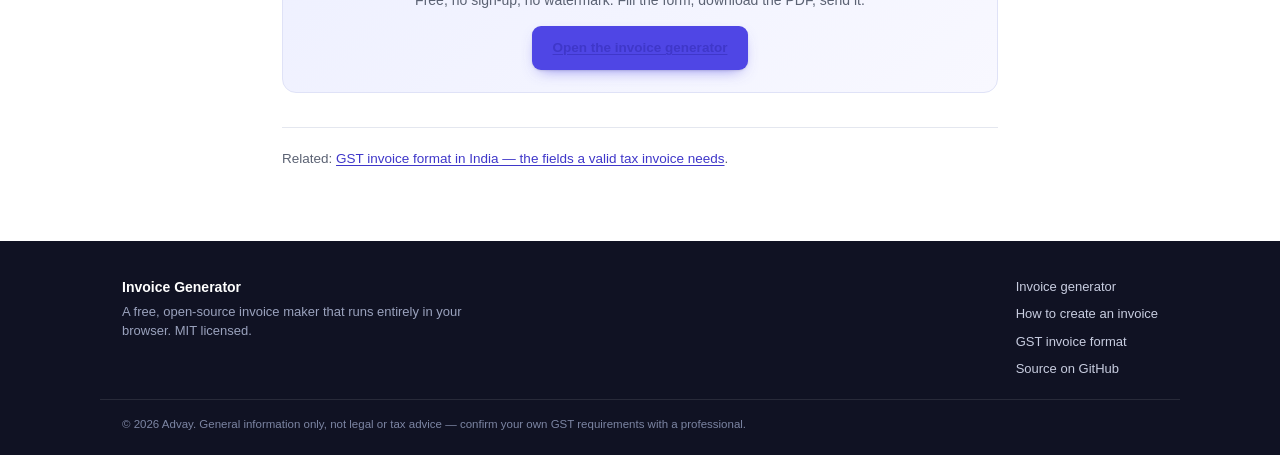
<file: how-to-create-an-invoice.html>
<!DOCTYPE html>
<html lang="en">
<head>
<meta charset="utf-8">
<meta name="viewport" content="width=device-width, initial-scale=1">
<title>How to Create an Invoice: Step-by-Step Guide (Free Template)</title>
<meta name="description" content="A practical guide to creating an invoice: what to put on it, how to number invoices, payment terms, what to do when a client pays late, and the mistakes that hold up payment.">
<link rel="canonical" href="https://theadvay.github.io/invoice-generator/how-to-create-an-invoice.html">
<meta name="robots" content="index, follow, max-image-preview:large">
<meta name="author" content="Advay">
<meta name="theme-color" content="#4f46e5">
<meta property="og:type" content="article">
<meta property="og:site_name" content="Invoice Generator">
<meta property="og:title" content="How to create an invoice: step-by-step guide">
<meta property="og:description" content="What to put on an invoice, how to number it, payment terms that get you paid, and the mistakes that delay payment.">
<meta property="og:url" content="https://theadvay.github.io/invoice-generator/how-to-create-an-invoice.html">
<meta property="og:image" content="https://theadvay.github.io/invoice-generator/assets/og-image.png">
<meta name="twitter:card" content="summary_large_image">
<link rel="icon" type="image/svg+xml" href="assets/favicon.svg">
<link rel="icon" type="image/png" sizes="192x192" href="assets/icon-192.png">
<link rel="apple-touch-icon" href="assets/apple-touch-icon.png">
<link rel="stylesheet" href="style.css">
<script type="application/ld+json">
{
  "@context": "https://schema.org",
  "@graph": [
    {
      "@type": "Article",
      "headline": "How to create an invoice: step-by-step guide",
      "description": "A practical guide to creating an invoice: what to include, how to number invoices, payment terms, and how to follow up on late payment.",
      "inLanguage": "en",
      "author": { "@type": "Person", "name": "Advay" },
      "publisher": { "@type": "Organization", "name": "Invoice Generator" },
      "mainEntityOfPage": "https://theadvay.github.io/invoice-generator/how-to-create-an-invoice.html",
      "datePublished": "2026-10-26",
      "dateModified": "2026-10-26"
    },
    {
      "@type": "BreadcrumbList",
      "itemListElement": [
        { "@type": "ListItem", "position": 1, "name": "Invoice generator", "item": "https://theadvay.github.io/invoice-generator/" },
        { "@type": "ListItem", "position": 2, "name": "How to create an invoice", "item": "https://theadvay.github.io/invoice-generator/how-to-create-an-invoice.html" }
      ]
    }
  ]
}
</script>
</head>
<body>

<header class="doc-header">
  <div class="wrap">
    <a class="brand" href="./">
      <span class="brand-mark" aria-hidden="true">
        <svg viewBox="0 0 24 24" width="18" height="18" fill="none" stroke="currentColor" stroke-width="1.9" stroke-linecap="round" stroke-linejoin="round">
          <path d="M6 2h9l5 5v13a2 2 0 0 1-2 2H6a2 2 0 0 1-2-2V4a2 2 0 0 1 2-2z"/>
          <path d="M14 2v6h6M8 13h8M8 17h5"/>
        </svg>
      </span>
      <span class="brand-text"><strong>Invoice Generator</strong></span>
    </a>
    <a class="btn btn-primary btn-sm" href="./">Open the generator</a>
  </div>
</header>

<main class="doc">
  <article>
    <nav class="breadcrumb" aria-label="Breadcrumb">
      <a href="./">Invoice generator</a><span>/</span>How to create an invoice
    </nav>

    <h1>How to create an invoice: step-by-step guide</h1>
    <p class="standfirst">An invoice is a request for payment, but it is also the document your client's accountant files, your own record for tax, and the thing a court would look at if a payment is disputed. Getting the basics right takes ten minutes and saves a month of chasing.</p>
    <p class="byline">Updated 26 October 2026 · 6 minute read</p>

    <p>If you just want the document, open the <a href="./">free invoice generator</a>, fill the form and press Download PDF. What follows is what belongs in each field, and why.</p>

    <h2>1. Start with the two parties</h2>
    <p>Every invoice needs a clear statement of who is billing whom. Put your own business details at the top: legal or trading name, address, email, phone, and your tax registration number if you have one. Then a "bill to" block with the client's name and billing address.</p>
    <p>Two details are worth the extra ten seconds. First, the client's <strong>legal entity name</strong>, not the brand — "Nimbus Technologies Private Limited" rather than "Nimbus", because that is the name on their purchase order and their ledger. Second, a contact for accounts, if you have one; invoices addressed to a person who has left the company sit unopened.</p>

    <h2>2. Number the invoice, and keep numbering</h2>
    <p>An invoice number does two jobs: it lets you and the client refer to the same document without ambiguity, and in most tax systems it is mandatory. In India, GST requires a consecutive serial number of up to 16 characters, unique within a financial year — you can run one series or several (say, one per branch), but you cannot skip or reuse numbers within a series.</p>
    <p>A simple scheme is <code>INV-2026-001</code>, incrementing forever and resetting each financial year. If you have several clients or lines of business, a prefix helps: <code>WEB-2026-014</code>. The generator fills the number for you and only advances it when you press <em>New invoice</em>, but the field is editable if you already have your own series.</p>

    <h2>3. Date it, and set a due date</h2>
    <p>The invoice date is when the invoice is issued — normally the date you delivered the work. The due date is when payment is expected, and it should never be left to the client's imagination. "Net 15" or "Net 30" are the common terms; freelancers often use 7 or 15 days. If your contract says something else, use that.</p>
    <p>One useful habit: issue the invoice the day you deliver, not at the end of the month. An invoice dated three weeks after delivery invites a three-week delay.</p>

    <h2>4. Describe the work in line items</h2>
    <p>Each line needs a description, a quantity, a rate and an amount. The description is where invoices get vague and payments get delayed. "Design work" tells the client nothing; "Brand identity design — logo, type system, colour palette" matches the quote they approved.</p>
    <ul>
      <li><strong>Quantity</strong> can be hours, days, units, or just 1 for a fixed-price item.</li>
      <li><strong>Rate</strong> is the unit price. Show the currency once, clearly, and use it throughout.</li>
      <li><strong>Group small items</strong> into one line rather than listing forty tiny entries; the client's accountant has to key them in.</li>
      <li><strong>Reference the PO or project</strong> in the description if the client gave you one. Many companies will not pay an invoice without it.</li>
    </ul>

    <h2>5. Handle tax and discounts properly</h2>
    <p>If you are registered for GST, the invoice needs the tax rate per line and the tax amount shown separately from the taxable value. For a supply within your own state that means CGST and SGST (half the rate each); for a supply to another state it means IGST at the full rate. The rate depends on the goods or services — 5%, 12%, 18% and 28% are the common slabs, and many services sit at 18%.</p>
    <p>A discount should be applied <em>before</em> tax, not after: the taxable value is the price after discount, and GST is charged on that. If you show a discount below the tax line, your totals will not reconcile. The generator spreads a percentage or flat discount across the line items first, then calculates tax on the reduced value.</p>
    <p>Also write the total in words below the figures. It is still a legal requirement in many jurisdictions and it is a cheap defence against someone adding a digit to a PDF.</p>

    <h2>6. Make paying you easy</h2>
    <p>The most common reason an invoice is paid late is that the client cannot pay it. Add your bank details (account name, account number, IFSC or SWIFT), or a UPI ID for Indian clients, and say what the payment reference should be — usually the invoice number.</p>
    <p>If you accept cards or an online payment link, say so. If you charge late fees, say that too, and put it in the terms rather than introducing it after the fact.</p>

    <h2>7. Add terms, then check the total</h2>
    <p>A short terms block covers you: payment window, late-payment interest, whether the amount includes or excludes tax, and what happens on part payment. Two or three sentences is enough.</p>
    <p>Before you send, read the numbers once with your eyes off the keyboard. The classic errors are a rate typed as 4500 instead of 45000, a quantity of 10 where you meant 1, tax applied twice, and an invoice number reused from last month.</p>

    <h2>What to include: a checklist</h2>
    <div class="table-wrap">
      <table>
        <thead>
          <tr><th>Field</th><th>Why it matters</th></tr>
        </thead>
        <tbody>
          <tr><td>Your name, address, contact</td><td>Identifies the supplier; needed to raise a payment</td></tr>
          <tr><td>Your tax ID / GSTIN</td><td>Required for the client to claim input tax credit</td></tr>
          <tr><td>Client legal name and billing address</td><td>Matches their purchase order and ledger</td></tr>
          <tr><td>Client GSTIN (if registered)</td><td>Determines CGST/SGST vs IGST and appears on their return</td></tr>
          <tr><td>Invoice number</td><td>Unique, consecutive, referenced in every payment</td></tr>
          <tr><td>Invoice date and due date</td><td>Starts the payment clock</td></tr>
          <tr><td>Line items with quantity and rate</td><td>Lets the client check what they are paying for</td></tr>
          <tr><td>Taxable value, tax rate, tax amount</td><td>Required on a tax invoice; the client's credit depends on it</td></tr>
          <tr><td>Total and amount in words</td><td>Prevents disputes over digits</td></tr>
          <tr><td>Payment details</td><td>Removes the excuse that they could not pay</td></tr>
          <tr><td>Terms and late-fee note</td><td>Sets expectations before they are broken</td></tr>
        </tbody>
      </table>
    </div>

    <h2>When the client does not pay</h2>
    <p>Send a short, factual reminder three days after the due date, with the invoice attached again and the invoice number in the subject line. Follow up at two weeks, then escalate in writing. Keep the tone flat: the goal is a payment, not a point. A one-line message — "Invoice INV-2026-014 for ₹1,02,011 was due on 10 November. Could you confirm the payment date?" — works better than a paragraph.</p>
    <p>If you invoice the same client regularly, agree the terms once in the contract and reference them rather than renegotiating each time.</p>

    <div class="note">
      <strong>A note on scope.</strong> This page is general information, not tax or legal advice. GST rates, thresholds and e-invoicing rules change — check the current requirements for your turnover and state, or ask your accountant.
    </div>

    <div class="cta">
      <h2>Make this invoice now</h2>
      <p>Free, no sign-up, no watermark. Fill the form, download the PDF, send it.</p>
      <a class="btn btn-primary" href="./">Open the invoice generator</a>
    </div>

    <p class="related">Related: <a href="gst-invoice-format-guide.html">GST invoice format in India — the fields a valid tax invoice needs</a>.</p>
  </article>
</main>

<footer class="site-footer">
  <div class="wrap footer-inner">
    <div class="footer-brand">
      <strong>Invoice Generator</strong>
      <p>A free, open-source invoice maker that runs entirely in your browser. MIT licensed.</p>
    </div>
    <nav class="footer-nav" aria-label="Footer">
      <a href="./">Invoice generator</a>
      <a href="how-to-create-an-invoice.html">How to create an invoice</a>
      <a href="gst-invoice-format-guide.html">GST invoice format</a>
      <a href="https://github.com/theadvay/invoice-generator">Source on GitHub</a>
    </nav>
  </div>
  <div class="wrap">
    <p class="footer-legal">© 2026 Advay. General information only, not legal or tax advice — confirm your own GST requirements with a professional.</p>
  </div>
</footer>

</body>
</html>
</file>
<file: style.css>
/* ============================================================
   Invoice Generator — styles
   Screen UI + pixel-accurate A4 print sheet
   ============================================================ */

:root {
  --bg: #f4f5f9;
  --panel: #ffffff;
  --ink: #16181d;
  --ink-soft: #5b6273;
  --ink-faint: #8b93a5;
  --line: #e4e7ef;
  --line-strong: #cfd5e3;
  --accent: #4f46e5;
  --accent-dark: #3f37c9;
  --accent-soft: #eef0ff;
  --good: #0f9d58;
  --danger: #d93025;
  --radius: 12px;
  --shadow: 0 1px 2px rgba(16, 24, 40, .05), 0 8px 24px -12px rgba(16, 24, 40, .18);
}

* { box-sizing: border-box; }

html, body { height: 100%; }

body {
  margin: 0;
  background: var(--bg);
  color: var(--ink);
  font-family: "Inter", -apple-system, BlinkMacSystemFont, "Segoe UI", Roboto, "Helvetica Neue", Arial, sans-serif;
  font-size: 14px;
  line-height: 1.5;
  -webkit-font-smoothing: antialiased;
}

h1, h2, h3, h4, p, figure { margin: 0; }

/* ---------------- header ---------------- */

.app-header {
  position: sticky;
  top: 0;
  z-index: 20;
  display: flex;
  align-items: center;
  justify-content: space-between;
  gap: 16px;
  padding: 12px 22px;
  background: rgba(255, 255, 255, .86);
  backdrop-filter: blur(10px);
  border-bottom: 1px solid var(--line);
}

.brand { display: flex; align-items: center; gap: 11px; min-width: 0; }

.brand-mark {
  display: grid;
  place-items: center;
  width: 34px; height: 34px;
  border-radius: 10px;
  background: linear-gradient(140deg, var(--accent), #7c6cf6);
  color: #fff;
  flex: none;
  box-shadow: 0 4px 12px -4px rgba(79, 70, 229, .6);
}

.brand-text { display: flex; flex-direction: column; min-width: 0; }
.brand-text strong { font-size: 14.5px; letter-spacing: -.01em; }
.brand-text span { font-size: 11.5px; color: var(--ink-faint); white-space: nowrap; overflow: hidden; text-overflow: ellipsis; }

.header-actions { display: flex; align-items: center; gap: 8px; flex: none; }

/* ---------------- buttons ---------------- */

.btn {
  display: inline-flex;
  align-items: center;
  justify-content: center;
  gap: 7px;
  padding: 9px 15px;
  border-radius: 9px;
  border: 1px solid transparent;
  font: inherit;
  font-weight: 550;
  font-size: 13px;
  cursor: pointer;
  transition: background .15s, border-color .15s, transform .06s, color .15s;
  white-space: nowrap;
}
.btn:active { transform: translateY(1px); }
.btn:focus-visible { outline: 2px solid var(--accent); outline-offset: 2px; }

.btn-primary {
  background: var(--accent);
  color: #fff;
  box-shadow: 0 1px 2px rgba(16, 24, 40, .1), 0 6px 16px -8px rgba(79, 70, 229, .8);
}
.btn-primary:hover { background: var(--accent-dark); }

.btn-ghost {
  background: #fff;
  border-color: var(--line-strong);
  color: var(--ink-soft);
}
.btn-ghost:hover { border-color: var(--accent); color: var(--accent); background: var(--accent-soft); }

.btn-link {
  background: none;
  border: none;
  color: var(--ink-faint);
  padding: 4px 2px;
}
.btn-link:hover { color: var(--danger); text-decoration: underline; }

.btn-sm { padding: 6px 11px; font-size: 12.5px; }

/* ---------------- layout ---------------- */

.app {
  display: grid;
  grid-template-columns: minmax(360px, 520px) minmax(0, 1fr);
  gap: 22px;
  align-items: start;
  padding: 22px;
  max-width: 1680px;
  margin: 0 auto;
}

/* ---------------- editor ---------------- */

.editor { display: flex; flex-direction: column; gap: 14px; min-width: 0; }

.card {
  background: var(--panel);
  border: 1px solid var(--line);
  border-radius: var(--radius);
  padding: 16px 16px 18px;
  box-shadow: var(--shadow);
}

.card-head { display: flex; align-items: center; justify-content: space-between; gap: 10px; margin-bottom: 10px; }

.card-title {
  font-size: 12px;
  font-weight: 700;
  letter-spacing: .07em;
  text-transform: uppercase;
  color: var(--ink-faint);
  margin-bottom: 12px;
}
.card-head .card-title { margin-bottom: 0; }

.grid { display: grid; grid-template-columns: 1fr 1fr; gap: 11px 12px; }
.span-2 { grid-column: span 2; }

.field { display: flex; flex-direction: column; gap: 5px; min-width: 0; }
.field > span { font-size: 12px; font-weight: 550; color: var(--ink-soft); }
.field > span em { font-style: normal; font-weight: 400; color: var(--ink-faint); }

input[type="text"],
input[type="email"],
input[type="date"],
input[type="number"],
select,
textarea {
  width: 100%;
  padding: 8px 10px;
  border: 1px solid var(--line-strong);
  border-radius: 8px;
  background: #fff;
  color: var(--ink);
  font: inherit;
  font-size: 13px;
  transition: border-color .15s, box-shadow .15s;
}
textarea { resize: vertical; min-height: 44px; line-height: 1.45; }

input:focus, select:focus, textarea:focus {
  outline: none;
  border-color: var(--accent);
  box-shadow: 0 0 0 3px rgba(79, 70, 229, .14);
}

select { appearance: none; background-image: url("data:image/svg+xml,%3Csvg xmlns='http://www.w3.org/2000/svg' width='12' height='12' viewBox='0 0 24 24' fill='none' stroke='%238b93a5' stroke-width='2.4' stroke-linecap='round'%3E%3Cpath d='M6 9l6 6 6-6'/%3E%3C/svg%3E"); background-repeat: no-repeat; background-position: right 10px center; padding-right: 30px; }

/* logo */

.logo-row { display: flex; gap: 14px; align-items: center; margin-bottom: 14px; }

.logo-preview {
  width: 62px; height: 62px;
  border-radius: 10px;
  border: 1px dashed var(--line-strong);
  background: #fafbfe;
  display: grid;
  place-items: center;
  overflow: hidden;
  flex: none;
}
.logo-preview span { font-size: 10.5px; color: var(--ink-faint); }
.logo-preview img { width: 100%; height: 100%; object-fit: contain; }

.logo-actions { display: flex; flex-wrap: wrap; align-items: center; gap: 4px 10px; }
.logo-actions .hint { flex-basis: 100%; margin: 2px 0 0; }

.hint { font-size: 11.5px; color: var(--ink-faint); margin: 0; }

/* items editor */

.items-head,
.item-row {
  display: grid;
  grid-template-columns: minmax(0, 1fr) 62px 84px 62px 30px;
  gap: 7px;
  align-items: center;
}

.items-head {
  font-size: 11px;
  font-weight: 600;
  color: var(--ink-faint);
  padding: 0 2px 6px;
  letter-spacing: .02em;
}

.items-editor { display: flex; flex-direction: column; gap: 7px; }

.item-row input { padding: 7px 9px; font-size: 12.5px; }
.item-row .num { text-align: right; }

.row-del {
  display: grid;
  place-items: center;
  width: 28px; height: 28px;
  border-radius: 7px;
  border: 1px solid transparent;
  background: none;
  color: var(--ink-faint);
  cursor: pointer;
  font-size: 16px;
  line-height: 1;
  transition: background .15s, color .15s;
}
.row-del:hover { background: #fdeceb; color: var(--danger); }

.save-note { font-size: 11.5px; color: var(--ink-faint); text-align: center; margin: 2px 0 12px; }

/* ---------------- preview ---------------- */

.preview { position: sticky; top: 74px; min-width: 0; }

.preview-bar {
  display: flex;
  align-items: baseline;
  justify-content: space-between;
  gap: 12px;
  padding: 0 4px 9px;
}
.preview-label { font-size: 11px; font-weight: 700; letter-spacing: .07em; text-transform: uppercase; color: var(--ink-faint); }
.preview-hint { font-size: 11.5px; color: var(--ink-faint); }
.preview-hint strong { color: var(--ink-soft); }

.preview-scroll {
  overflow: auto;
  max-height: calc(100vh - 140px);
  border-radius: var(--radius);
  padding-bottom: 8px;
}

.preview-inner { width: 100%; }

/* ---------------- the A4 sheet ---------------- */

.sheet {
  width: 210mm;
  min-height: 297mm;
  padding: 15mm 14mm 12mm;
  background: #fff;
  color: #1a1d24;
  border-radius: 4px;
  box-shadow: 0 2px 6px rgba(16, 24, 40, .08), 0 24px 48px -24px rgba(16, 24, 40, .35);
  transform-origin: top left;
  font-size: 10.5pt;
  line-height: 1.45;
  display: flex;
  flex-direction: column;
}

/* sheet internals */

.inv-top {
  display: flex;
  justify-content: space-between;
  align-items: flex-start;
  gap: 18px;
  padding-bottom: 14px;
  border-bottom: 2px solid #1a1d24;
}

.inv-brand { display: flex; gap: 12px; align-items: flex-start; min-width: 0; }
.inv-logo { width: 58px; height: 58px; object-fit: contain; flex: none; border-radius: 6px; }
.inv-brand-name { font-size: 14pt; font-weight: 700; letter-spacing: -.015em; line-height: 1.2; }
.inv-brand-lines { font-size: 9pt; color: #5b6273; margin-top: 4px; white-space: pre-line; }
.inv-brand-lines .sep { color: #b6bdcc; padding: 0 4px; }

.inv-title { text-align: right; flex: none; }
.inv-title h1 {
  font-size: 26pt;
  font-weight: 800;
  letter-spacing: -.02em;
  line-height: 1;
  color: #4f46e5;
  margin: 0 0 6px;
}
.inv-meta { font-size: 9pt; color: #5b6273; }
.inv-meta table { margin-left: auto; border-collapse: collapse; }
.inv-meta td { padding: 1.5px 0 1.5px 14px; text-align: right; }
.inv-meta td:first-child { color: #8b93a5; padding-left: 0; text-align: left; }
.inv-meta td strong { color: #1a1d24; font-weight: 600; }

.status-pill {
  display: inline-block;
  margin-top: 7px;
  padding: 2.5px 9px;
  border-radius: 999px;
  font-size: 8pt;
  font-weight: 700;
  letter-spacing: .06em;
  text-transform: uppercase;
}
.status-paid { background: #e7f7ee; color: #0b7a44; }
.status-partial { background: #fff5e0; color: #97650a; }
.status-unpaid { background: #fdeceb; color: #b3251c; }

.inv-parties {
  display: grid;
  grid-template-columns: 1fr 1fr;
  gap: 20px;
  padding: 16px 0 14px;
}

.party-label {
  font-size: 8pt;
  font-weight: 700;
  letter-spacing: .1em;
  text-transform: uppercase;
  color: #8b93a5;
  margin-bottom: 5px;
}
.party-name { font-size: 11pt; font-weight: 650; line-height: 1.25; }
.party-lines { font-size: 9pt; color: #5b6273; white-space: pre-line; margin-top: 3px; }
.party-meta { font-size: 9pt; color: #5b6273; margin-top: 4px; }
.party-meta .k { color: #8b93a5; }

/* items table */

.inv-table { width: 100%; border-collapse: collapse; margin-top: 4px; }
.inv-table thead th {
  background: #f4f5f9;
  font-size: 8pt;
  font-weight: 700;
  letter-spacing: .07em;
  text-transform: uppercase;
  color: #5b6273;
  text-align: left;
  padding: 8px 9px;
  border-bottom: 1px solid #dfe3ec;
}
.inv-table thead th:first-child { border-radius: 6px 0 0 0; }
.inv-table thead th:last-child { border-radius: 0 6px 0 0; }
.inv-table td {
  padding: 9px;
  border-bottom: 1px solid #eceff5;
  vertical-align: top;
  font-size: 9.5pt;
}
.inv-table .c { text-align: center; }
.inv-table .r { text-align: right; font-variant-numeric: tabular-nums; white-space: nowrap; }
.inv-table td.desc { white-space: pre-line; }
.inv-table .idx { color: #a4abbb; width: 26px; font-size: 8.5pt; padding-top: 10px; }
.inv-table tbody tr:last-child td { border-bottom: 1px solid #dfe3ec; }

.inv-table .qty-unit { color: #8b93a5; font-size: 8.5pt; }

/* totals */

.inv-bottom {
  display: grid;
  grid-template-columns: 1fr 62mm;
  gap: 24px;
  padding-top: 14px;
  align-items: start;
}

.inv-words { font-size: 9pt; }
.inv-words .party-label { margin-bottom: 3px; }
.inv-words p { color: #1a1d24; font-weight: 550; }

.inv-totals { font-size: 9.5pt; }
.inv-totals table { width: 100%; border-collapse: collapse; }
.inv-totals td { padding: 4px 0; }
.inv-totals td:last-child { text-align: right; font-variant-numeric: tabular-nums; white-space: nowrap; }
.inv-totals td:first-child { color: #5b6273; }
.inv-totals .neg td:last-child { color: #0b7a44; }
.inv-totals .grand td {
  padding: 9px 0 3px;
  border-top: 1.5px solid #1a1d24;
  font-size: 12pt;
  font-weight: 750;
  color: #1a1d24;
}
.inv-totals .grand td:first-child { color: #1a1d24; }
.inv-totals .bal td { padding-top: 6px; font-weight: 650; color: #b3251c; }
.inv-totals .bal td:first-child { color: #b3251c; }
.inv-totals .bal.is-clear td { color: #0b7a44; }

/* footer blocks */

.inv-footer {
  margin-top: auto;
  padding-top: 18px;
  display: grid;
  grid-template-columns: 1fr 1fr;
  gap: 20px;
  font-size: 9pt;
  color: #5b6273;
}
.inv-footer .block { break-inside: avoid; }
.inv-footer p { white-space: pre-line; margin-top: 3px; }
.inv-sign {
  margin-top: 14px;
  padding-top: 26px;
  border-top: 1px solid #dfe3ec;
  font-size: 8.5pt;
  color: #8b93a5;
  text-align: right;
}
.inv-credit {
  margin-top: 10px;
  text-align: center;
  font-size: 7.5pt;
  color: #b6bdcc;
}

/* ---------------- responsive ---------------- */

@media (max-width: 1180px) {
  .app { grid-template-columns: minmax(0, 1fr); }
  .preview { position: static; }
  .preview-scroll { max-height: none; }
}

@media (max-width: 640px) {
  .app-header { padding: 10px 14px; flex-wrap: wrap; }
  .brand-text span { display: none; }
  .app { padding: 14px; gap: 16px; }
  .grid { grid-template-columns: 1fr; }
  .span-2 { grid-column: span 1; }
  .items-head { display: none; }
  .item-row {
    grid-template-columns: 1fr 1fr;
    gap: 7px;
    padding: 10px;
    border: 1px solid var(--line);
    border-radius: 9px;
    background: #fafbfe;
  }
  .item-row .desc-cell { grid-column: span 2; }
  .item-row .row-del { grid-column: span 2; justify-self: end; width: auto; padding: 2px 8px; font-size: 12px; }
  .item-row .row-del::after { content: " Remove"; }
  .preview-hint { display: none; }
}

/* ---------------- print ---------------- */

@page {
  size: A4;
  margin: 0;
}

@media print {
  html, body {
    background: #fff !important;
    width: 210mm;
    margin: 0;
    padding: 0;
  }
  .app-header, .editor, .preview-bar, .save-note,
  .hero, .content, .site-footer, .skip-link, .doc, .doc-header { display: none !important; }
  .app {
    display: block;
    padding: 0;
    margin: 0;
    max-width: none;
    gap: 0;
  }
  .preview { position: static; top: auto; }
  .preview-scroll { overflow: visible; max-height: none; padding: 0; border-radius: 0; }
  .preview-inner { width: auto; height: auto !important; }
  .sheet {
    width: 210mm;
    min-height: 297mm;
    padding: 15mm 14mm 12mm;
    box-shadow: none;
    border-radius: 0;
    transform: none !important;
    margin: 0;
  }
  .inv-table thead { display: table-header-group; }
  .inv-table tr, .inv-party, .inv-footer .block { break-inside: avoid; }
  * { -webkit-print-color-adjust: exact; print-color-adjust: exact; }
}

/* ============================================================
   Marketing / content layer: hero, feature grid, FAQ, footer
   and the long-form guide pages
   ============================================================ */

.wrap { width: 100%; max-width: 1080px; margin: 0 auto; padding: 0 22px; }
.wrap.narrow { max-width: 780px; }

.skip-link {
  position: absolute;
  left: -9999px;
  top: 0;
  z-index: 100;
  background: var(--accent);
  color: #fff;
  padding: 10px 16px;
  border-radius: 0 0 8px 0;
  font-size: 13px;
  font-weight: 600;
}
.skip-link:focus { left: 0; }

/* ---------------- hero ---------------- */

.hero {
  background:
    radial-gradient(900px 320px at 15% -10%, #e8e9ff 0%, rgba(232, 233, 255, 0) 70%),
    linear-gradient(180deg, #fbfbff 0%, var(--bg) 100%);
  border-bottom: 1px solid var(--line);
  padding: 26px 0 24px;
  text-align: center;
}
.hero h1 {
  font-size: clamp(21px, 2.6vw, 30px);
  line-height: 1.25;
  letter-spacing: -.02em;
  font-weight: 750;
  color: #101223;
  max-width: 800px;
  margin: 0 auto;
}
.hero-sub {
  max-width: 680px;
  margin: 10px auto 0;
  font-size: 14.5px;
  color: var(--ink-soft);
}
.hero-points {
  display: flex;
  flex-wrap: wrap;
  justify-content: center;
  gap: 8px 10px;
  list-style: none;
  margin: 16px 0 0;
  padding: 0;
}
.hero-points li {
  font-size: 12px;
  font-weight: 600;
  color: var(--accent-dark);
  background: #fff;
  border: 1px solid #dfe2f7;
  border-radius: 999px;
  padding: 5px 12px;
  box-shadow: 0 1px 2px rgba(16, 24, 40, .04);
}

/* ---------------- content sections ---------------- */

.content { padding: 52px 0; border-top: 1px solid var(--line); background: var(--bg); }
.content.alt { background: #fff; }
.content h2 {
  font-size: clamp(19px, 2.1vw, 25px);
  letter-spacing: -.015em;
  font-weight: 720;
  color: #101223;
  margin-bottom: 10px;
}
.content .lede {
  max-width: 720px;
  color: var(--ink-soft);
  font-size: 14.5px;
  margin-bottom: 26px;
}

.feature-grid {
  display: grid;
  grid-template-columns: repeat(auto-fit, minmax(260px, 1fr));
  gap: 16px;
}
.feature {
  background: #fff;
  border: 1px solid var(--line);
  border-radius: var(--radius);
  padding: 18px 18px 20px;
  box-shadow: var(--shadow);
}
.feature h3 { font-size: 14.5px; font-weight: 650; margin-bottom: 6px; color: #101223; }
.feature p { font-size: 13.5px; color: var(--ink-soft); }
.feature em { font-style: italic; color: var(--ink); }

.steps {
  display: grid;
  grid-template-columns: repeat(auto-fit, minmax(260px, 1fr));
  gap: 16px;
  list-style: none;
  counter-reset: step;
  margin: 0 0 22px;
  padding: 0;
}
.steps li {
  position: relative;
  background: #fff;
  border: 1px solid var(--line);
  border-radius: var(--radius);
  padding: 20px 18px 20px 58px;
  box-shadow: var(--shadow);
  counter-increment: step;
}
.steps li::before {
  content: counter(step);
  position: absolute;
  left: 18px;
  top: 18px;
  width: 26px;
  height: 26px;
  border-radius: 50%;
  background: var(--accent-soft);
  color: var(--accent-dark);
  font-size: 13px;
  font-weight: 700;
  display: grid;
  place-items: center;
}
.steps h3 { font-size: 14px; font-weight: 650; margin-bottom: 5px; }
.steps p { font-size: 13.5px; color: var(--ink-soft); }

.content-link {
  font-size: 13.5px;
  color: var(--ink-soft);
  background: #fff;
  border: 1px solid var(--line);
  border-left: 3px solid var(--accent);
  border-radius: 8px;
  padding: 12px 16px;
}
.content.alt .content-link { background: var(--bg); }
.content a, .site-footer a, .doc a { color: var(--accent-dark); text-underline-offset: 2px; }
.content a:hover, .site-footer a:hover, .doc a:hover { color: var(--accent); }

/* FAQ */

#faq details {
  background: #fff;
  border: 1px solid var(--line);
  border-radius: 10px;
  padding: 14px 16px;
  margin-bottom: 10px;
  box-shadow: var(--shadow);
}
#faq summary {
  cursor: pointer;
  font-size: 14px;
  font-weight: 620;
  color: #101223;
  list-style: none;
  display: flex;
  align-items: center;
  justify-content: space-between;
  gap: 12px;
}
#faq summary::-webkit-details-marker { display: none; }
#faq summary::after {
  content: "+";
  font-size: 18px;
  font-weight: 400;
  color: var(--accent);
  line-height: 1;
}
#faq details[open] summary::after { content: "\2013"; }
#faq details p { margin-top: 10px; font-size: 13.5px; color: var(--ink-soft); }
#faq summary:focus-visible { outline: 2px solid var(--accent); outline-offset: 4px; border-radius: 6px; }

/* ---------------- footer ---------------- */

.site-footer {
  background: #101223;
  color: #c8cde0;
  padding: 36px 0 26px;
}
.footer-inner {
  display: flex;
  flex-wrap: wrap;
  gap: 24px;
  justify-content: space-between;
  align-items: flex-start;
  padding-bottom: 20px;
  border-bottom: 1px solid rgba(255, 255, 255, .1);
}
.footer-brand strong { color: #fff; font-size: 14px; }
.footer-brand p { font-size: 13px; color: #9aa2bd; max-width: 380px; margin-top: 4px; }
.footer-nav { display: flex; flex-direction: column; gap: 8px; font-size: 13px; }
.footer-nav a { color: #c8cde0; text-decoration: none; }
.footer-nav a:hover { color: #fff; text-decoration: underline; }
.footer-legal { font-size: 11.5px; color: #7c85a3; margin-top: 16px; }

/* ============================================================
   Guide pages
   ============================================================ */

.doc-header {
  border-bottom: 1px solid var(--line);
  background: #fff;
  padding: 12px 0;
}
.doc-header .wrap { display: flex; align-items: center; justify-content: space-between; gap: 16px; }
.doc-header .brand { text-decoration: none; color: inherit; }
.doc-header .brand-text span { display: none; }

.doc { background: #fff; padding: 34px 0 56px; }
.doc article { max-width: 760px; margin: 0 auto; padding: 0 22px; }

.breadcrumb { font-size: 12.5px; color: var(--ink-faint); margin-bottom: 16px; }
.breadcrumb a { color: var(--ink-faint); }
.breadcrumb span { padding: 0 6px; }

.doc h1 {
  font-size: clamp(24px, 3.2vw, 34px);
  line-height: 1.2;
  letter-spacing: -.02em;
  font-weight: 760;
  color: #101223;
  margin-bottom: 12px;
}
.doc .standfirst {
  font-size: 16px;
  color: var(--ink-soft);
  margin-bottom: 8px;
}
.doc .byline {
  font-size: 12px;
  color: var(--ink-faint);
  padding-bottom: 22px;
  border-bottom: 1px solid var(--line);
  margin-bottom: 26px;
}
.doc h2 {
  font-size: 21px;
  font-weight: 720;
  letter-spacing: -.015em;
  color: #101223;
  margin: 34px 0 10px;
  scroll-margin-top: 80px;
}
.doc h3 { font-size: 16px; font-weight: 660; color: #101223; margin: 24px 0 8px; }
.doc p { font-size: 15px; line-height: 1.65; color: #2b3040; margin-bottom: 14px; }
.doc ul, .doc ol { margin: 0 0 16px; padding-left: 22px; }
.doc li { font-size: 15px; line-height: 1.6; color: #2b3040; margin-bottom: 7px; }
.doc strong { color: #101223; }

.doc .table-wrap { overflow-x: auto; margin: 0 0 18px; }
.doc table {
  width: 100%;
  border-collapse: collapse;
  font-size: 13.5px;
  min-width: 520px;
}
.doc th {
  text-align: left;
  background: #f4f5f9;
  color: var(--ink-soft);
  font-size: 11.5px;
  letter-spacing: .05em;
  text-transform: uppercase;
  padding: 9px 11px;
  border-bottom: 1px solid var(--line);
}
.doc td { padding: 9px 11px; border-bottom: 1px solid #eceff5; vertical-align: top; color: #2b3040; }

.doc .note {
  background: #fffdf3;
  border: 1px solid #f0e3bd;
  border-left: 3px solid #e0a91b;
  border-radius: 8px;
  padding: 13px 16px;
  font-size: 13.5px;
  color: #5c4a12;
  margin: 0 0 18px;
}
.doc .note strong { color: #4a3b0c; }

.doc .cta {
  margin: 34px 0 10px;
  background: linear-gradient(140deg, #eef0ff, #f8f8ff);
  border: 1px solid #dfe2f7;
  border-radius: 14px;
  padding: 22px;
  text-align: center;
}
.doc .cta h2 { margin: 0 0 6px; font-size: 18px; }
.doc .cta p { font-size: 14px; color: var(--ink-soft); margin-bottom: 14px; }
.doc .cta .btn { font-size: 13.5px; padding: 11px 20px; }

.doc .related {
  margin-top: 34px;
  padding-top: 20px;
  border-top: 1px solid var(--line);
  font-size: 13.5px;
  color: var(--ink-soft);
}

@media (max-width: 640px) {
  .hero { padding: 20px 0 18px; }
  .content { padding: 36px 0; }
  .doc article { padding: 0 16px; }
  .doc p, .doc li { font-size: 14.5px; }
  .footer-inner { flex-direction: column; gap: 18px; }
}
</file>
